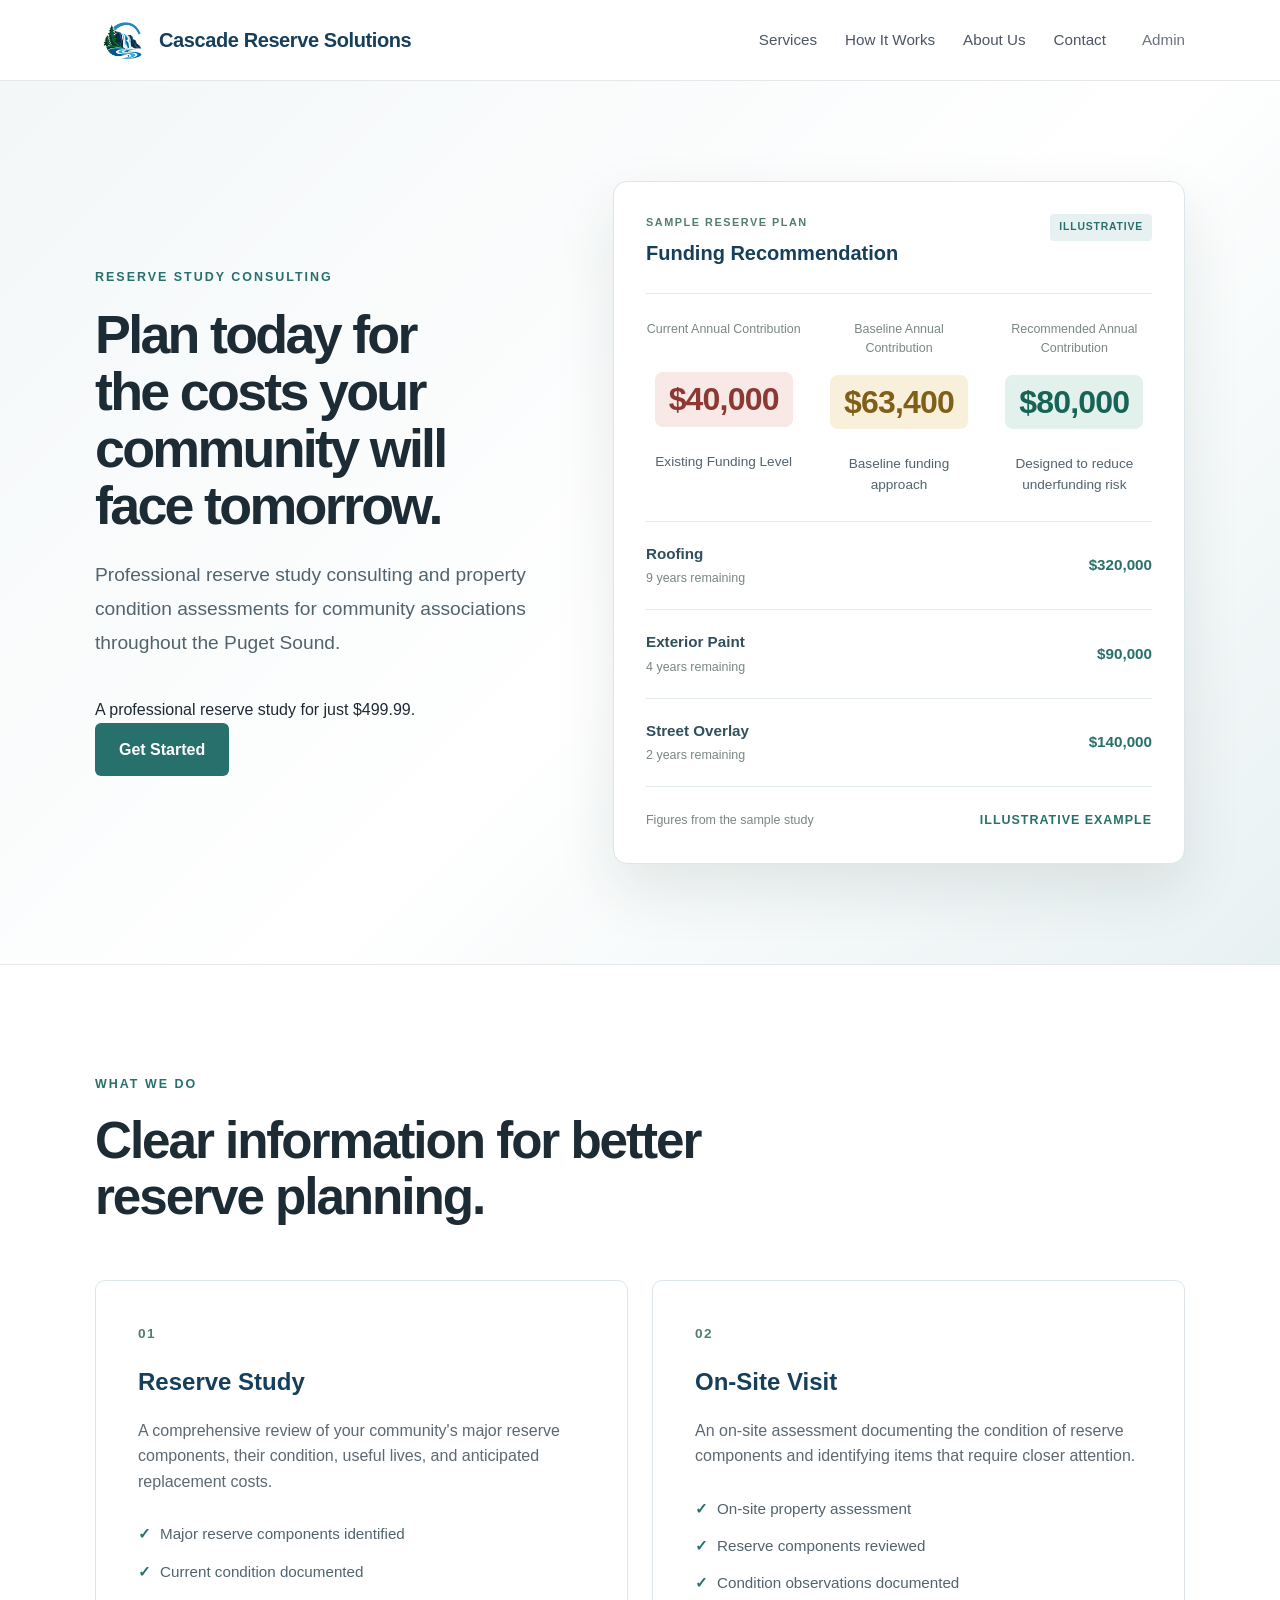
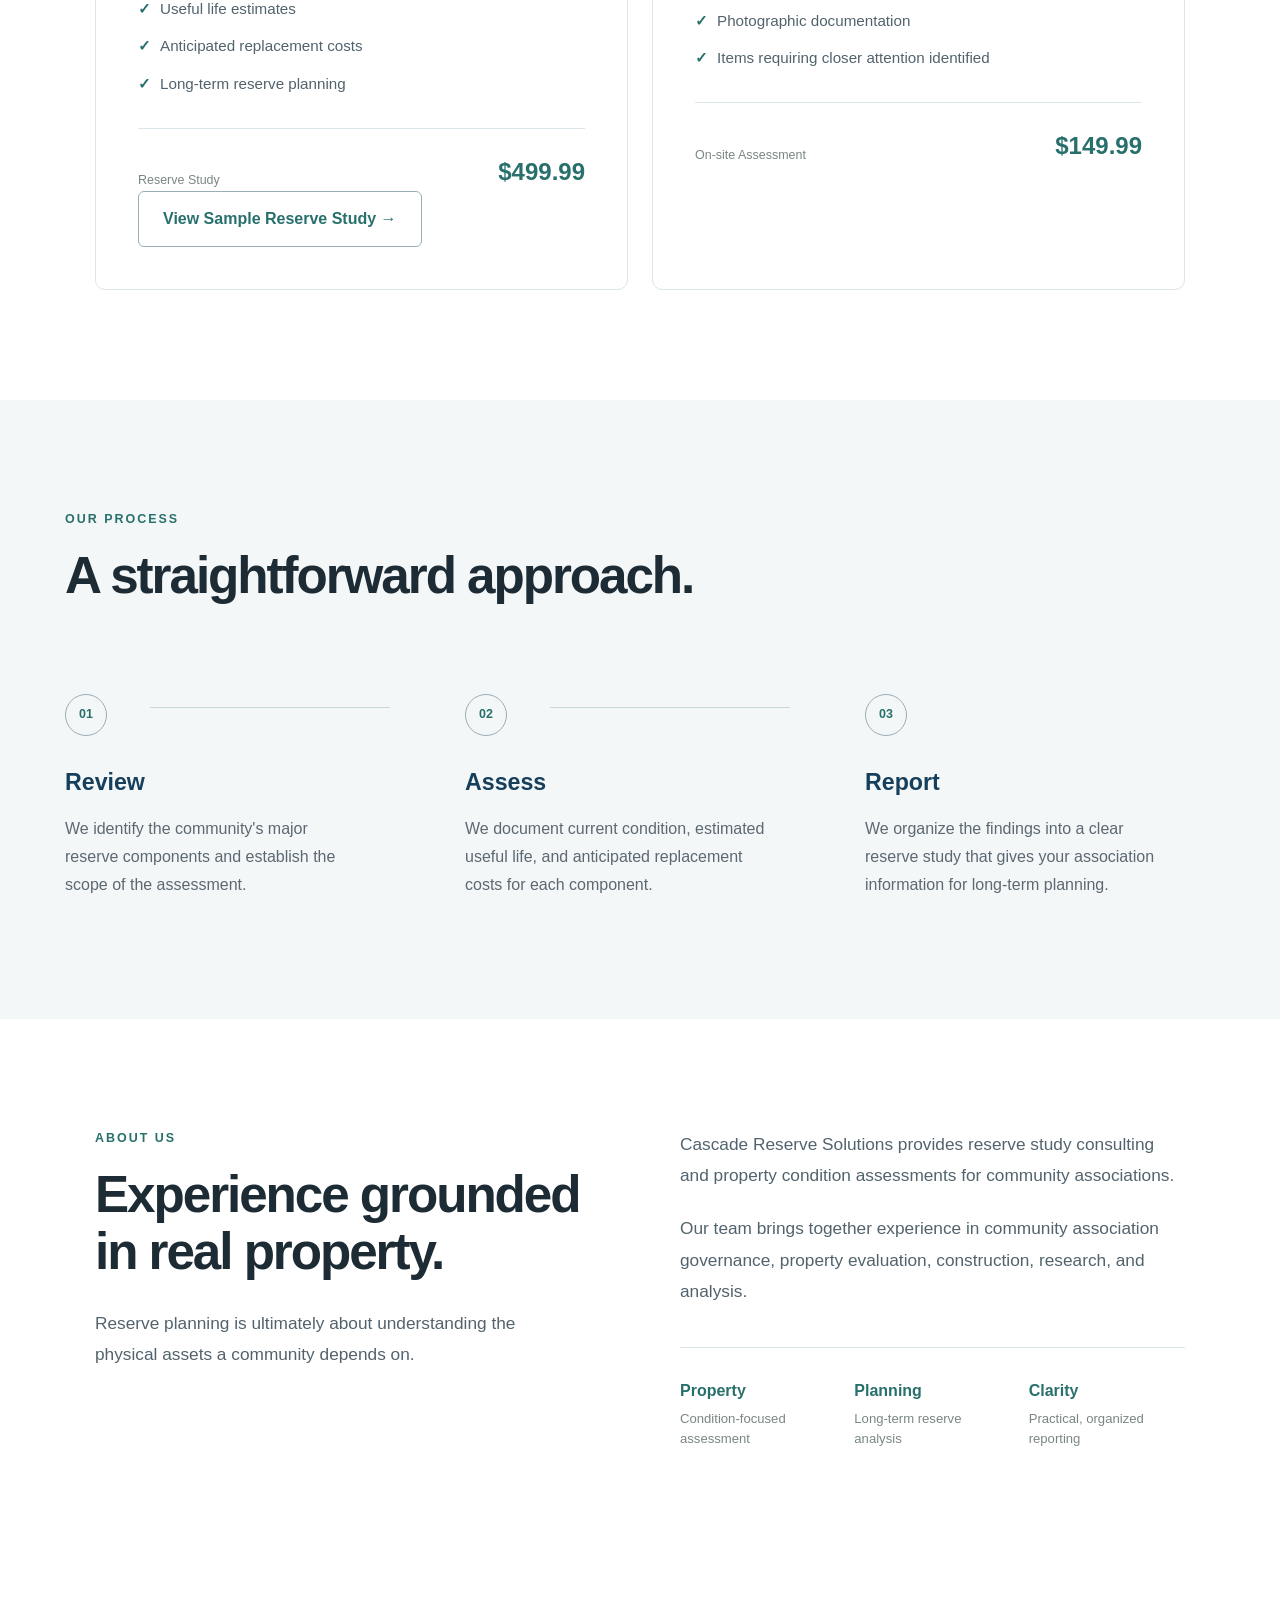
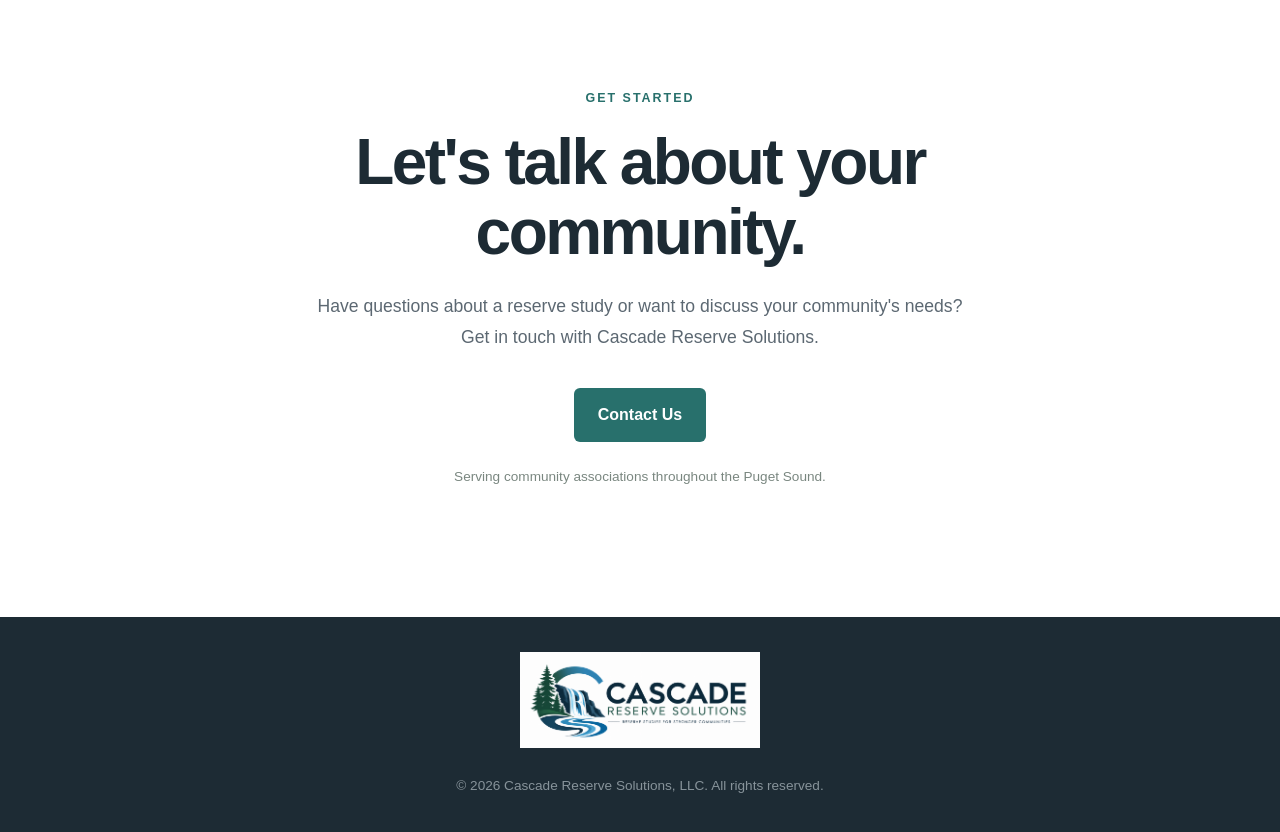
<file: index.html>
<!DOCTYPE html>
<html lang="en">
<head>
    <link rel="stylesheet" href="style.css">
    <meta charset="UTF-8">
    <meta name="viewport" content="width=device-width, initial-scale=1.0">
    <title>Cascade Reserve Solutions</title>
    <meta name="description" content="Professional reserve study consulting and property condition assessments for community associations throughout the Puget Sound.">

    <style>
        /* Three funding figures remain balanced on desktop and adapt on smaller screens. */
        .funding-summary {
            display: grid;
            grid-template-columns: repeat(3, minmax(0, 1fr));
            gap: 20px;
            text-align: center;
            align-items: start;
        }

        .funding-summary > div {
            display: flex;
            flex-direction: column;
            align-items: center;
            min-width: 0;
        }

        .funding-summary span {
            display: block;
            min-height: 2.8em;
        }

        .funding-summary strong {
            display: block;
            font-size: 2rem;
            line-height: 1.2;
            margin: 12px 0;
        }

        .funding-summary small {
            display: block;
            line-height: 1.5;
        }

        .component-lifespan {
            display: block;
        }

        /* Small Admin link styled to blend into the existing navigation. */
        .nav-links .admin-link {
            margin-left: 8px;
            font-size: inherit;
            font-family: inherit;
            font-weight: inherit;
            color: inherit;
            text-decoration: none;
            opacity: 0.82;
        }

        .nav-links .admin-link:hover,
        .nav-links .admin-link:focus-visible {
            opacity: 1;
            text-decoration: underline;
            text-underline-offset: 4px;
        }

        @media (max-width: 700px) {
            .funding-summary {
                grid-template-columns: 1fr;
                gap: 18px;
            }

            .funding-summary span {
                min-height: 0;
            }

            .funding-summary strong {
                font-size: 1.75rem;
                margin: 8px 0;
            }
        }

        @media (max-width: 480px) {
            .nav-links .admin-link {
                margin-left: 0;
            }
        }
    </style>
</head>

<body>

    <header>
        <nav>
            <div class="logo">
                <img src="logo-mark.png" alt="Cascade Reserve Solutions">
                <span>Cascade Reserve Solutions</span>
            </div>

            <div class="nav-links">
                <a href="#services">Services</a>
                <a href="#process">How It Works</a>
                <a href="#about">About Us</a>
                <a href="#contact">Contact</a>
                <a href="#" class="admin-link" id="adminLink">Admin</a>
            </div>
        </nav>
    </header>

    <main>

        <section class="hero">
            <div class="hero-content">

                <div class="hero-copy">
                    <p class="eyebrow">RESERVE STUDY CONSULTING</p>

                    <h1>Plan today for the costs your community will face tomorrow.</h1>

                    <p class="hero-text">
                        Professional reserve study consulting and property condition
                        assessments for community associations throughout the Puget Sound.
                    </p>

                    <p class="price-callout">A professional reserve study for just $499.99.</p>

                    <div class="hero-buttons">
                        <a href="#contact" class="button primary">Get Started</a>
                    </div>
                </div>

                <div class="reserve-dashboard">
                    <div class="dashboard-header">
                        <div>
                            <span class="dashboard-label">SAMPLE RESERVE PLAN</span>
                            <h3>Funding Recommendation</h3>
                        </div>

                        <span class="status">ILLUSTRATIVE</span>
                    </div>

                    <div class="dashboard-summary funding-summary">
                        <div class="current-funding">
                            <span>Current Annual Contribution</span>
                            <strong>$40,000</strong>
                            <small>Existing Funding Level</small>
                        </div>

                        <div class="baseline-funding">
                            <span>Baseline Annual Contribution</span>
                            <strong>$63,400</strong>
                            <small>Baseline funding approach</small>
                        </div>

                        <div class="recommended-funding">
                            <span>Recommended Annual Contribution</span>
                            <strong>$80,000</strong>
                            <small>Designed to reduce underfunding risk</small>
                        </div>
                    </div>

                    <div class="component-list">
                        <div class="component">
                            <div>
                                <strong>Roofing</strong>
                                <span class="component-lifespan">9 years remaining</span>
                            </div>

                            <strong>$320,000</strong>
                        </div>

                        <div class="component">
                            <div>
                                <strong>Exterior Paint</strong>
                                <span class="component-lifespan">4 years remaining</span>
                            </div>

                            <strong>$90,000</strong>
                        </div>

                        <div class="component">
                            <div>
                                <strong>Street Overlay</strong>
                                <span class="component-lifespan">2 years remaining</span>
                            </div>

                            <strong>$140,000</strong>
                        </div>
                    </div>

                    <div class="dashboard-footer">
                        <span>Figures from the sample study</span>
                        <strong>ILLUSTRATIVE EXAMPLE</strong>
                    </div>
                </div>

            </div>
        </section>

        <section id="services" class="section">
            <div class="section-heading">
                <p class="eyebrow">WHAT WE DO</p>
                <h2>Clear information for better reserve planning.</h2>
            </div>

            <div class="cards">

                <div class="card featured-card">
                    <div class="card-number">01</div>

                    <h3>Reserve Study</h3>

                    <p>
                        A comprehensive review of your community's major reserve
                        components, their condition, useful lives, and anticipated
                        replacement costs.
                    </p>

                    <ul class="service-list">
                        <li>Major reserve components identified</li>
                        <li>Current condition documented</li>
                        <li>Useful life estimates</li>
                        <li>Anticipated replacement costs</li>
                        <li>Long-term reserve planning</li>
                    </ul>

                    <div class="card-bottom">
                        <span>Reserve Study</span>
                        <strong>$499.99</strong>
                    </div>

                    <p class="sample-study-link">
                        <a
                            href="Cascade_Reserve_Solutions_Sample_Reserve_Study_Web_Ready.pdf"
                            class="button secondary"
                            target="_blank"
                            rel="noopener noreferrer">
                            View Sample Reserve Study →
                        </a>
                    </p>
                </div>

                <div class="card">
                    <div class="card-number">02</div>

                    <h3>On-Site Visit</h3>

                    <p>
                        An on-site assessment documenting the condition of
                        reserve components and identifying items that require
                        closer attention.
                    </p>

                    <ul class="service-list">
                        <li>On-site property assessment</li>
                        <li>Reserve components reviewed</li>
                        <li>Condition observations documented</li>
                        <li>Photographic documentation</li>
                        <li>Items requiring closer attention identified</li>
                    </ul>

                    <div class="card-bottom">
                        <span>On-site Assessment</span>
                        <strong>$149.99</strong>
                    </div>
                </div>

            </div>
        </section>

        <section id="process" class="section light">
            <div class="section-heading">
                <p class="eyebrow">OUR PROCESS</p>
                <h2>A straightforward approach.</h2>
            </div>

            <div class="steps">
                <div class="step">
                    <span>01</span>
                    <h3>Review</h3>
                    <p>
                        We identify the community's major reserve components and
                        establish the scope of the assessment.
                    </p>
                </div>

                <div class="step">
                    <span>02</span>
                    <h3>Assess</h3>
                    <p>
                        We document current condition, estimated useful life,
                        and anticipated replacement costs for each component.
                    </p>
                </div>

                <div class="step">
                    <span>03</span>
                    <h3>Report</h3>
                    <p>
                        We organize the findings into a clear reserve study
                        that gives your association information for long-term planning.
                    </p>
                </div>
            </div>
        </section>

        <section id="about" class="section">
            <div class="about-content">

                <div class="about-intro">
                    <p class="eyebrow">ABOUT US</p>
                    <h2>Experience grounded in real property.</h2>

                    <p class="about-lead">
                        Reserve planning is ultimately about understanding
                        the physical assets a community depends on.
                    </p>
                </div>

                <div class="about-details">
                    <p>
                        Cascade Reserve Solutions provides reserve study consulting
                        and property condition assessments for community associations.
                    </p>

                    <p>
                        Our team brings together experience in community association
                        governance, property evaluation, construction, research,
                        and analysis.
                    </p>

                    <div class="about-highlights">
                        <div class="highlight">
                            <strong>Property</strong>
                            <span>Condition-focused assessment</span>
                        </div>

                        <div class="highlight">
                            <strong>Planning</strong>
                            <span>Long-term reserve analysis</span>
                        </div>

                        <div class="highlight">
                            <strong>Clarity</strong>
                            <span>Practical, organized reporting</span>
                        </div>
                    </div>
                </div>

            </div>
        </section>

        <section id="contact" class="section contact">
            <div class="contact-content">
                <p class="eyebrow">GET STARTED</p>
                <h2>Let's talk about your community.</h2>

                <p class="contact-text">
                    Have questions about a reserve study or want to discuss
                    your community's needs? Get in touch with Cascade Reserve Solutions.
                </p>

                <div class="contact-actions">
                    <a href="contact.html" class="button primary">Contact Us</a>

                    <span class="contact-note">
                        Serving community associations throughout the Puget Sound.
                    </span>
                </div>
            </div>
        </section>

    </main>

    <footer>
        <img src="logo-full.png" alt="Cascade Reserve Solutions" class="footer-logo">
        <p>&copy; 2026 Cascade Reserve Solutions, LLC. All rights reserved.</p>
    </footer>

    <script>
        /*
         * Basic convenience gate only. This is not secure authentication.
         * The questionnaire page itself remains unchanged.
         */
        (function () {
            const adminLink = document.getElementById("adminLink");

            adminLink.addEventListener("click", function (event) {
                event.preventDefault();

                const password = window.prompt("Enter the admin password:");

                if (password === null) {
                    return;
                }

                if (password === "Pepper") {
                    window.location.href = "questionnaire.html";
                } else {
                    window.alert("Incorrect password.");
                }
            });
        })();
    </script>

</body>
</html>
</file>
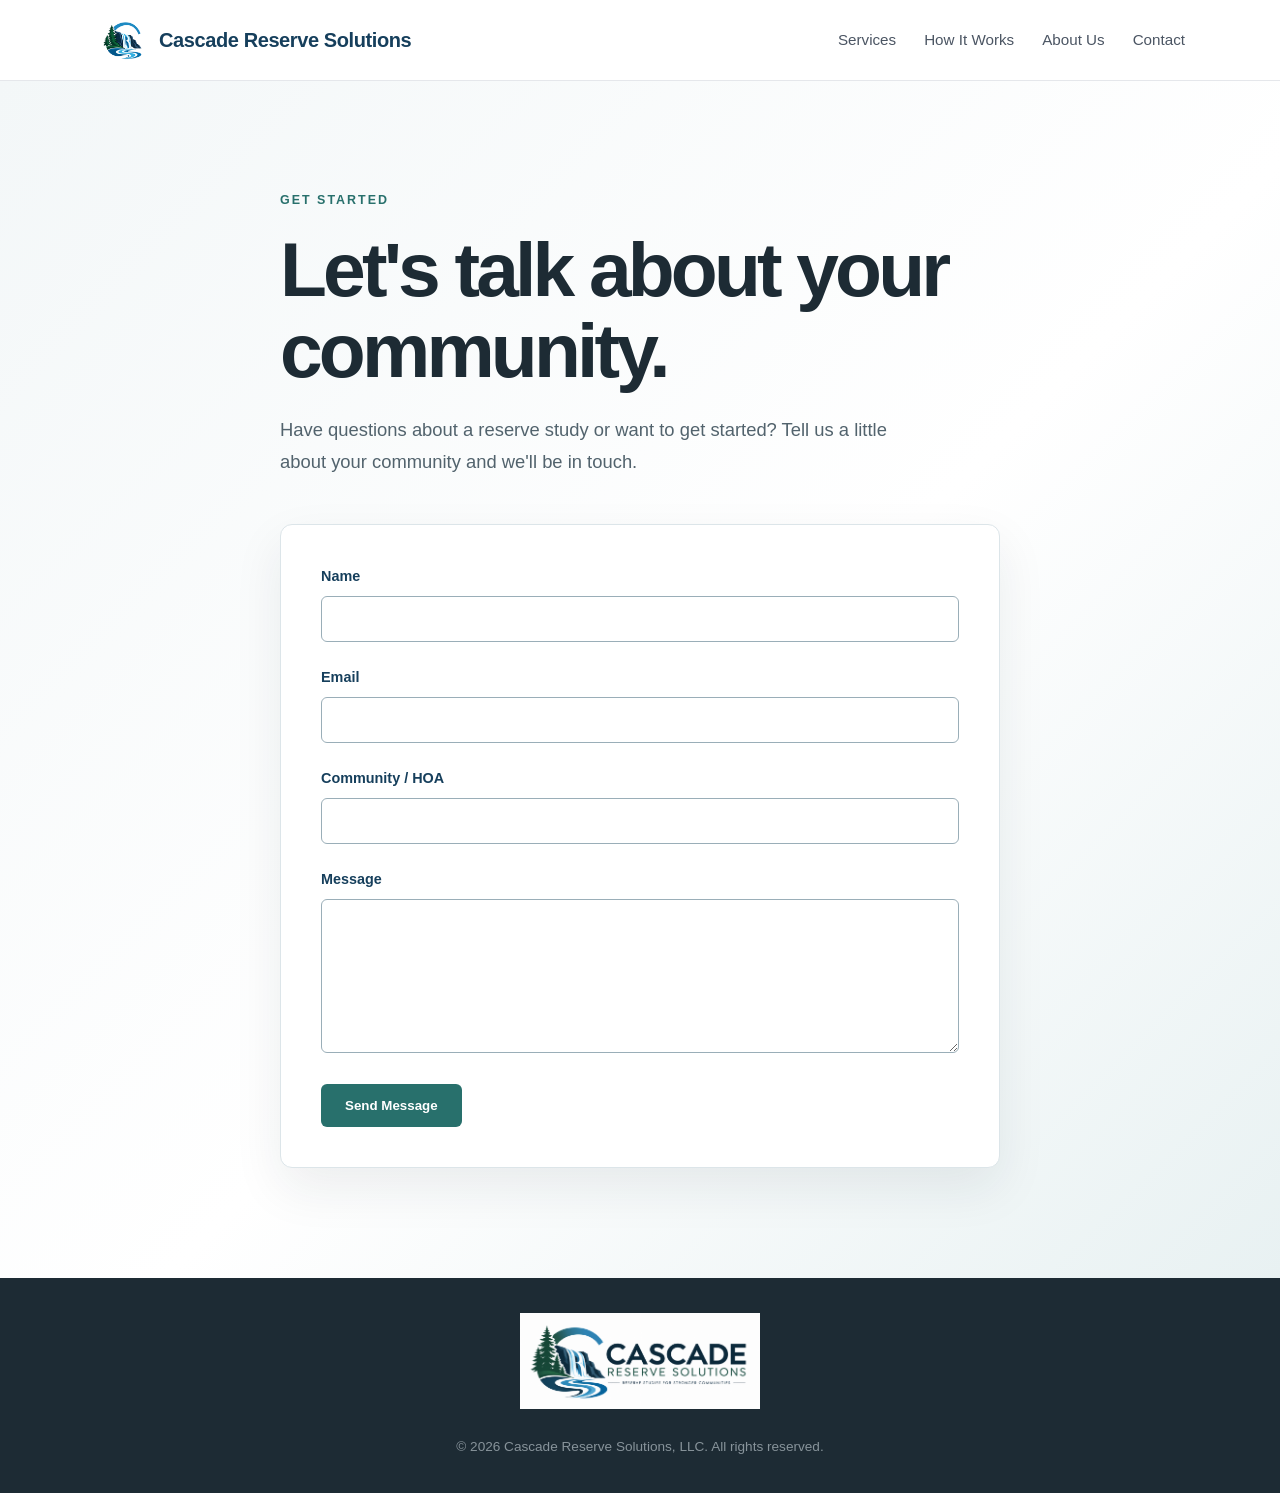
<file: contact.html>
<!DOCTYPE html>
<html lang="en">

<head>
    <link rel="stylesheet" href="style.css">
    <meta charset="UTF-8">
    <meta name="viewport" content="width=device-width, initial-scale=1.0">
    <title>Contact | Cascade Reserve Solutions</title>
    <meta name="description" content="Contact Cascade Reserve Solutions about reserve study consulting and property condition assessments.">
</head>

<body>

    <header>
        <nav>
            <div class="logo">
                <img src="logo-mark.png" alt="Cascade Reserve Solutions">
                <span>Cascade Reserve Solutions</span>
            </div>

            <div class="nav-links">
                <a href="index.html#services">Services</a>
                <a href="index.html#process">How It Works</a>
                <a href="index.html#about">About Us</a>
                <a href="index.html#contact">Contact</a>
            </div>
        </nav>
    </header>

    <main>

        <section class="contact-page">

            <div class="contact-page-content">

                <p class="eyebrow">GET STARTED</p>

                <h1>Let's talk about your community.</h1>

                <p class="contact-page-intro">
                    Have questions about a reserve study or want to get started?
                    Tell us a little about your community and we'll be in touch.
                </p>

                <form class="contact-form"
                    id="contact-form"
                      action="https://formspree.io/f/xyezdvgv"
                      method="POST">

                    <div class="form-group">
                        <label for="name">Name</label>
                        <input type="text" id="name" name="name" required>
                    </div>

                    <div class="form-group">
                        <label for="email">Email</label>
                        <input type="email" id="email" name="email" required>
                    </div>

                    <div class="form-group">
                        <label for="community">Community / HOA</label>
                        <input type="text" id="community" name="community">
                    </div>

                    <div class="form-group">
                        <label for="message">Message</label>
                        <textarea id="message" name="message" rows="7" required></textarea>
                    </div>

                    <button type="submit" class="button primary">
                        Send Message
                    </button>

                </form>

            </div>

        </section>

    </main>

    <footer>

        <img src="logo-full.png"
             alt="Cascade Reserve Solutions"
             class="footer-logo">

        <p>&copy; 2026 Cascade Reserve Solutions, LLC. All rights reserved.</p>

    </footer>


<script>
    const form = document.getElementById("contact-form");

    form.addEventListener("submit", async function (event) {
        event.preventDefault();

        const submitButton = form.querySelector("button[type='submit']");
        submitButton.disabled = true;
        submitButton.textContent = "Sending...";

        try {
            const response = await fetch(form.action, {
                method: "POST",
                body: new FormData(form),
                headers: {
                    "Accept": "application/json"
                }
            });

            if (response.ok) {
                document.querySelector(".contact-page-content").innerHTML = `
                    <div class="thank-you-message">
                        <p class="eyebrow">THANK YOU</p>

                        <h1>We've received your message.</h1>

                        <p class="contact-page-intro">
                            Thanks for reaching out to Cascade Reserve Solutions.
                            We'll review your request and get back to you shortly.
                        </p>

                        <p class="return-message">
                            Returning you to the homepage...
                        </p>
                    </div>
                `;

                setTimeout(() => {
                    window.location.href = "/";
                }, 3000);

            } else {
                submitButton.disabled = false;
                submitButton.textContent = "Send Message";
                alert("There was a problem sending your message. Please try again.");
            }

        } catch (error) {
            submitButton.disabled = false;
            submitButton.textContent = "Send Message";
            alert("There was a problem sending your message. Please try again.");
        }
    });
</script>


</body>



</html>
</file>
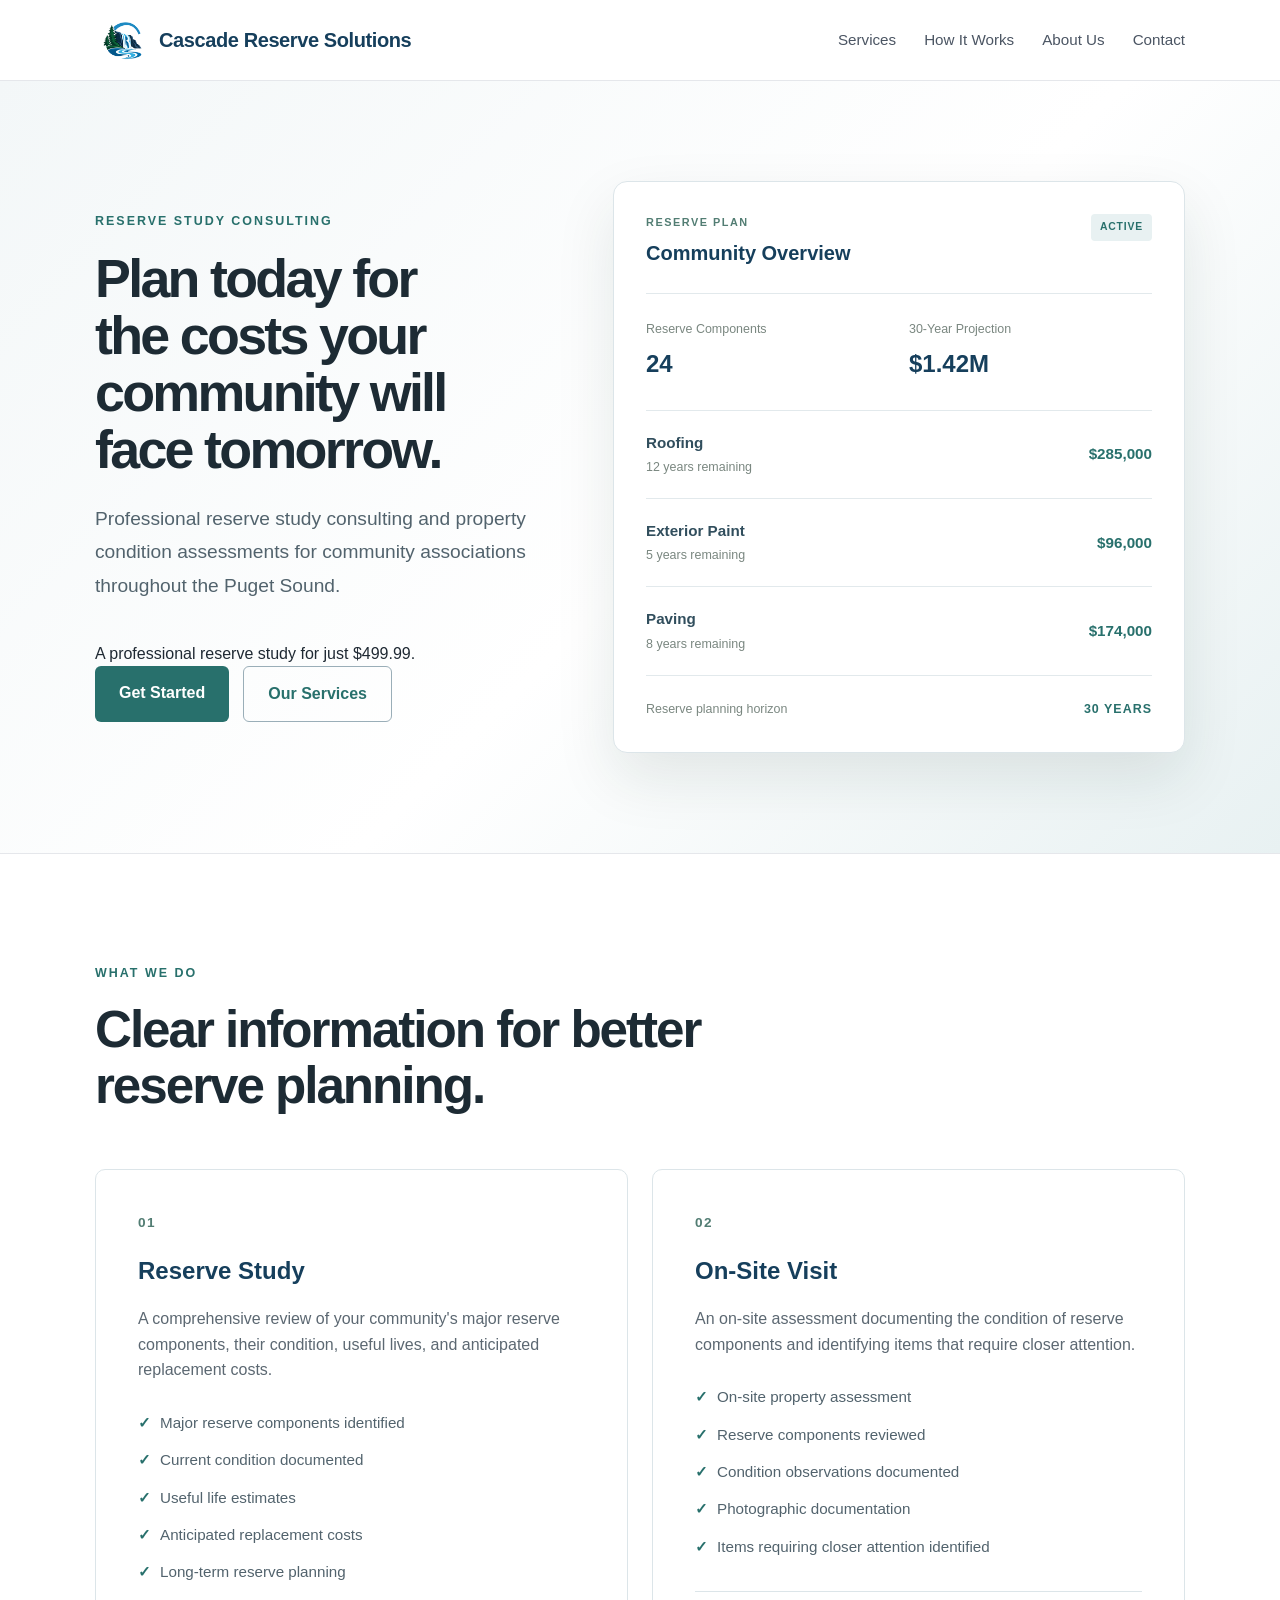
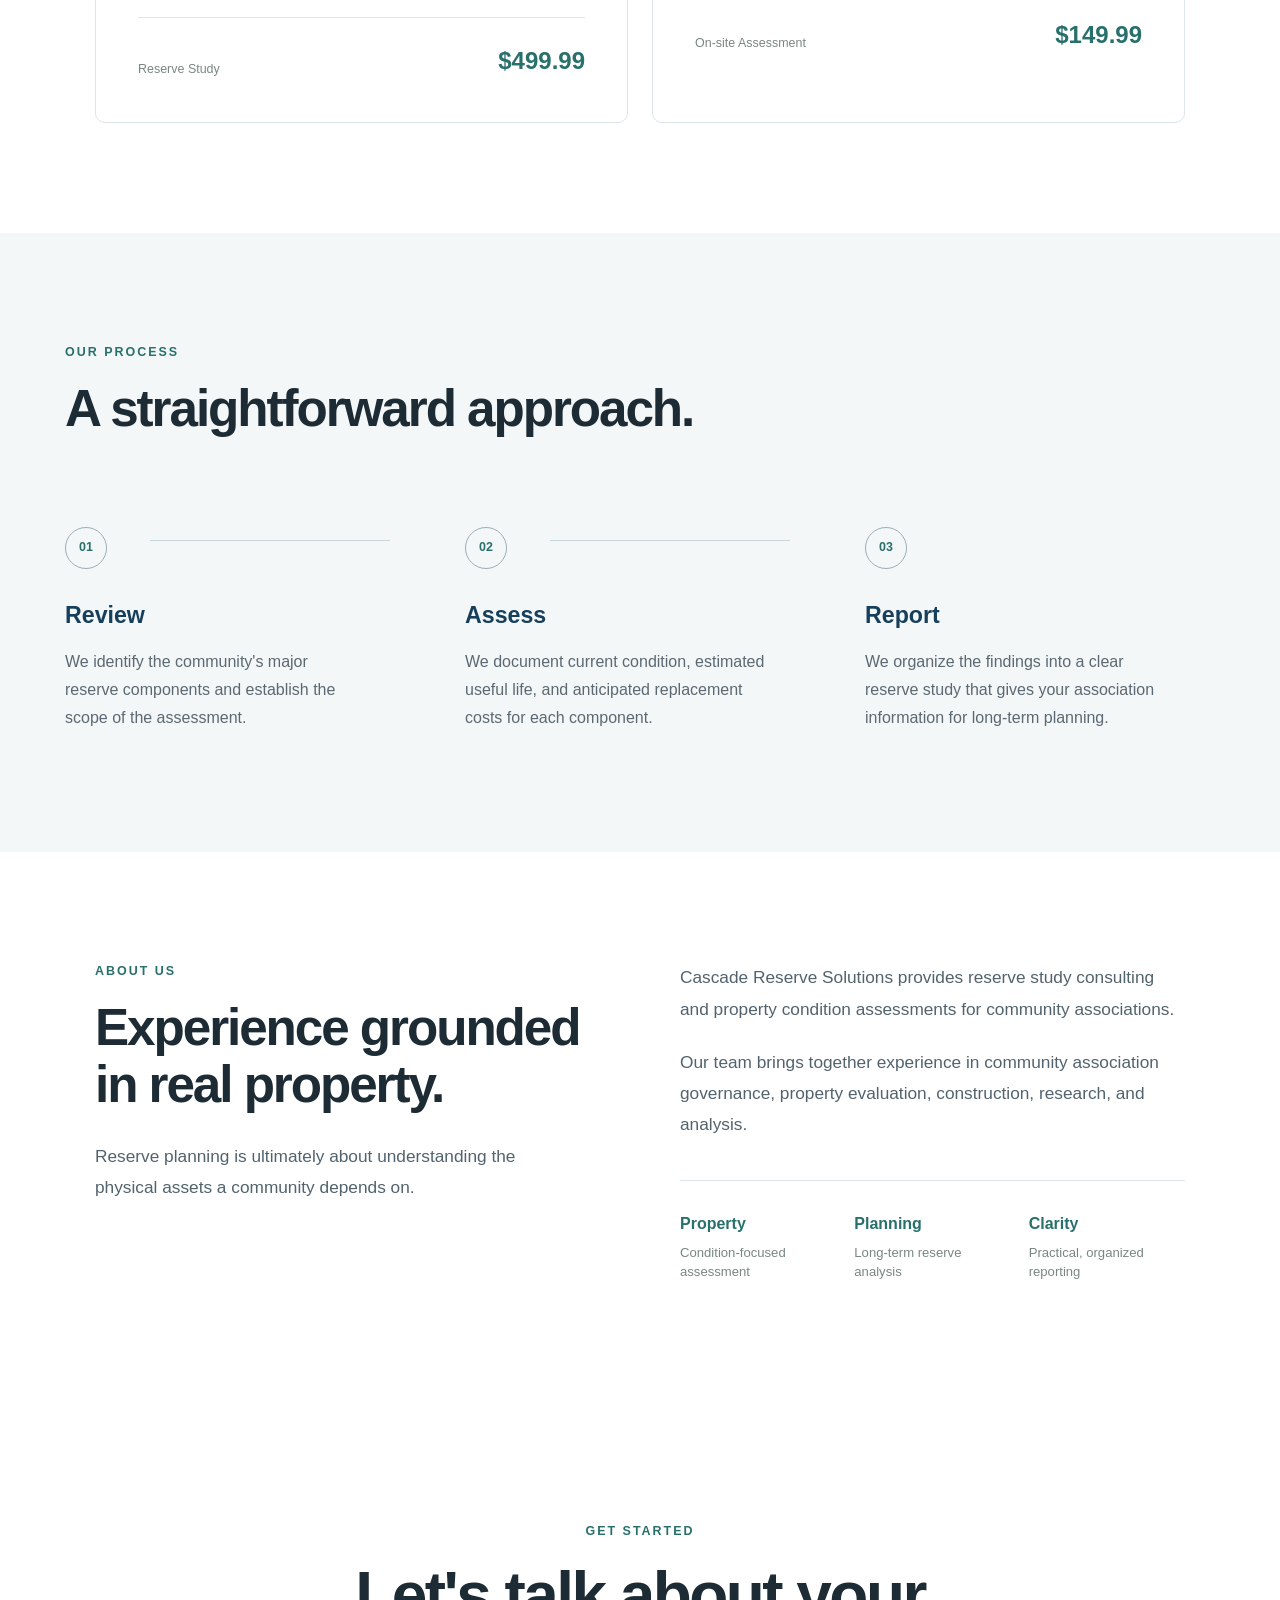
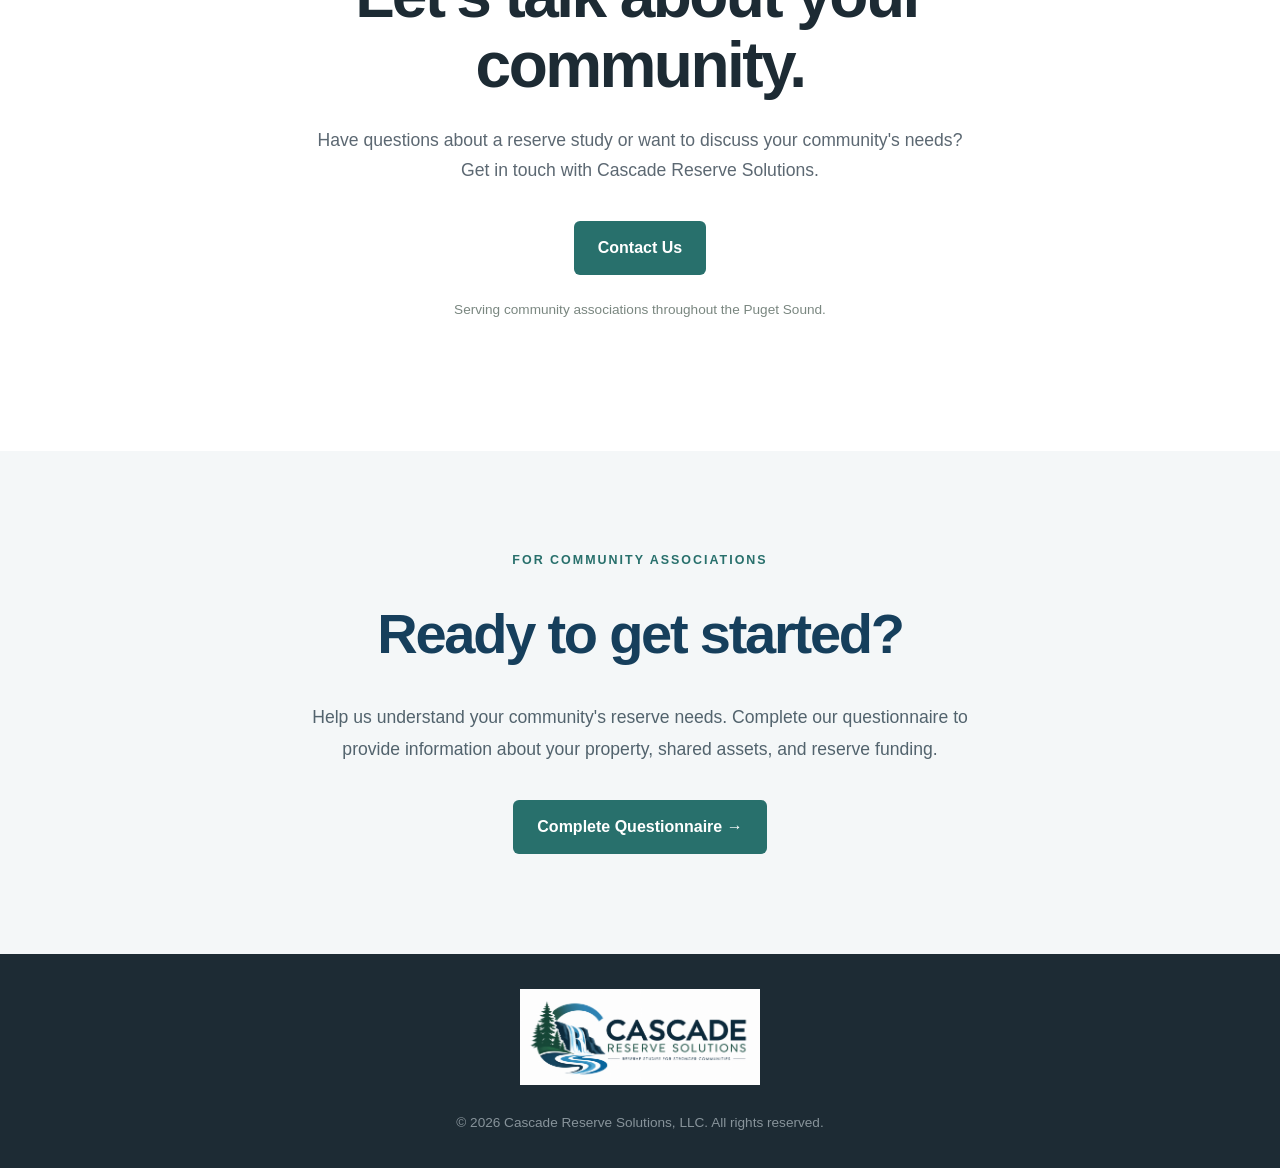
<file: index copy.html>
<!DOCTYPE html>
<html lang="en">
<head>
    <link rel="stylesheet" href="style.css">
    <meta charset="UTF-8">
    <meta name="viewport" content="width=device-width, initial-scale=1.0">
    <title>Cascade Reserve Solutions</title>
    <meta name="description" content="Professional reserve study consulting and property condition assessments for community associations throughout the Puget Sound.">
</head>

<body>

    <header>
        <nav>
            <div class="logo">
                <img src="logo-mark.png" alt="Cascade Reserve Solutions">
                <span>Cascade Reserve Solutions</span>
            </div>

            <div class="nav-links">
                <a href="#services">Services</a>
                <a href="#process">How It Works</a>
                <a href="#about">About Us</a>
                <a href="#contact">Contact</a>
            </div>
        </nav>
    </header>

    <main>

<section class="hero">
    <div class="hero-content">

        <div class="hero-copy">
            <p class="eyebrow">RESERVE STUDY CONSULTING</p>

            <h1>Plan today for the costs your community will face tomorrow.</h1>

        <p class="hero-text">
            Professional reserve study consulting and property condition
            assessments for community associations throughout the Puget Sound.
        </p>

        <p class="price-callout">A professional reserve study for just $499.99.</p>

        <div class="hero-buttons">
                <a href="#contact" class="button primary">Get Started</a>
                <a href="#services" class="button secondary">Our Services</a>
            </div>
        </div>

        <div class="reserve-dashboard">

            <div class="dashboard-header">
                <div>
                    <span class="dashboard-label">RESERVE PLAN</span>
                    <h3>Community Overview</h3>
                </div>

                <span class="status">ACTIVE</span>
            </div>

            <div class="dashboard-summary">
                <div>
                    <span>Reserve Components</span>
                    <strong>24</strong>
                </div>

                <div>
                    <span>30-Year Projection</span>
                    <strong>$1.42M</strong>
                </div>
            </div>

            <div class="component-list">

                <div class="component">
                    <div>
                        <strong>Roofing</strong>
                        <span>12 years remaining</span>
                    </div>

                    <strong>$285,000</strong>
                </div>

                <div class="component">
                    <div>
                        <strong>Exterior Paint</strong>
                        <span>5 years remaining</span>
                    </div>

                    <strong>$96,000</strong>
                </div>

                <div class="component">
                    <div>
                        <strong>Paving</strong>
                        <span>8 years remaining</span>
                    </div>

                    <strong>$174,000</strong>
                </div>

            </div>

            <div class="dashboard-footer">
                <span>Reserve planning horizon</span>
                <strong>30 YEARS</strong>
            </div>

        </div>

    </div>
</section>

<section id="services" class="section">
    <div class="section-heading">
        <p class="eyebrow">WHAT WE DO</p>
        <h2>Clear information for better reserve planning.</h2>
    </div>

    <div class="cards">

        <div class="card featured-card">
            <div class="card-number">01</div>

            <h3>Reserve Study</h3>

            <p>
                A comprehensive review of your community's major reserve
                components, their condition, useful lives, and anticipated
                replacement costs.
            </p>

            <ul class="service-list">
                <li>Major reserve components identified</li>
                <li>Current condition documented</li>
                <li>Useful life estimates</li>
                <li>Anticipated replacement costs</li>
                <li>Long-term reserve planning</li>
            </ul>

            <div class="card-bottom">
                <span>Reserve Study</span>
                <strong>$499.99</strong>
            </div>
        </div>

        <div class="card">
            <div class="card-number">02</div>

            <h3>On-Site Visit</h3>

            <p>
                An on-site assessment documenting the condition of
                reserve components and identifying items that require
                closer attention.
            </p>

            <ul class="service-list">
                <li>On-site property assessment</li>
                <li>Reserve components reviewed</li>
                <li>Condition observations documented</li>
                <li>Photographic documentation</li>
                <li>Items requiring closer attention identified</li>
            </ul>

            <div class="card-bottom">
                <span>On-site Assessment</span>
                <strong>$149.99</strong>
            </div>
        </div>

    </div>
</section>

        <section id="process" class="section light">
    <div class="section-heading">
        <p class="eyebrow">OUR PROCESS</p>
        <h2>A straightforward approach.</h2>
    </div>

    <div class="steps">

        <div class="step">
            <span>01</span>
            <h3>Review</h3>
            <p>
                We identify the community's major reserve components and
                establish the scope of the assessment.
            </p>
        </div>

        <div class="step">
            <span>02</span>
            <h3>Assess</h3>
            <p>
                We document current condition, estimated useful life,
                and anticipated replacement costs for each component.
            </p>
        </div>

        <div class="step">
            <span>03</span>
            <h3>Report</h3>
            <p>
                We organize the findings into a clear reserve study
                that gives your association information for long-term planning.
            </p>
        </div>

    </div>
</section>

        <section id="about" class="section">
    <div class="about-content">

        <div class="about-intro">
            <p class="eyebrow">ABOUT US</p>

            <h2>Experience grounded in real property.</h2>

            <p class="about-lead">
                Reserve planning is ultimately about understanding
                the physical assets a community depends on.
            </p>
        </div>

        <div class="about-details">

            <p>
                Cascade Reserve Solutions provides reserve study consulting
                and property condition assessments for community associations.
            </p>

            <p>
                Our team brings together experience in community association
                governance, property evaluation, construction, research,
                and analysis.
            </p>

            <div class="about-highlights">

                <div class="highlight">
                    <strong>Property</strong>
                    <span>Condition-focused assessment</span>
                </div>

                <div class="highlight">
                    <strong>Planning</strong>
                    <span>Long-term reserve analysis</span>
                </div>

                <div class="highlight">
                    <strong>Clarity</strong>
                    <span>Practical, organized reporting</span>
                </div>

            </div>

        </div>

    </div>
</section>



<section id="contact" class="section contact">
    <div class="contact-content">

        <p class="eyebrow">GET STARTED</p>

        <h2>Let's talk about your community.</h2>

        <p class="contact-text">
            Have questions about a reserve study or want to discuss
            your community's needs? Get in touch with Cascade Reserve Solutions.
        </p>

        <div class="contact-actions">
            <a href="contact.html" class="button primary">Contact Us</a>
            </a>

            <span class="contact-note">
                Serving community associations throughout the Puget Sound.
            </span>
        </div>

    </div>
</section>

    </main>

<section class="questionnaire-cta">
    <div class="questionnaire-cta-content">

        <p class="eyebrow">FOR COMMUNITY ASSOCIATIONS</p>

        <h2>Ready to get started?</h2>

        <p>
            Help us understand your community's reserve needs.
            Complete our questionnaire to provide information
            about your property, shared assets, and reserve funding.
        </p>

        <a href="questionnaire.html" class="button primary">
            Complete Questionnaire →
        </a>

    </div>
</section>
    

    <footer>
        <img src="logo-full.png" alt="Cascade Reserve Solutions" class="footer-logo">

        <p>&copy; 2026 Cascade Reserve Solutions, LLC. All rights reserved.</p>
    </footer>

</body>
</html>
</file>
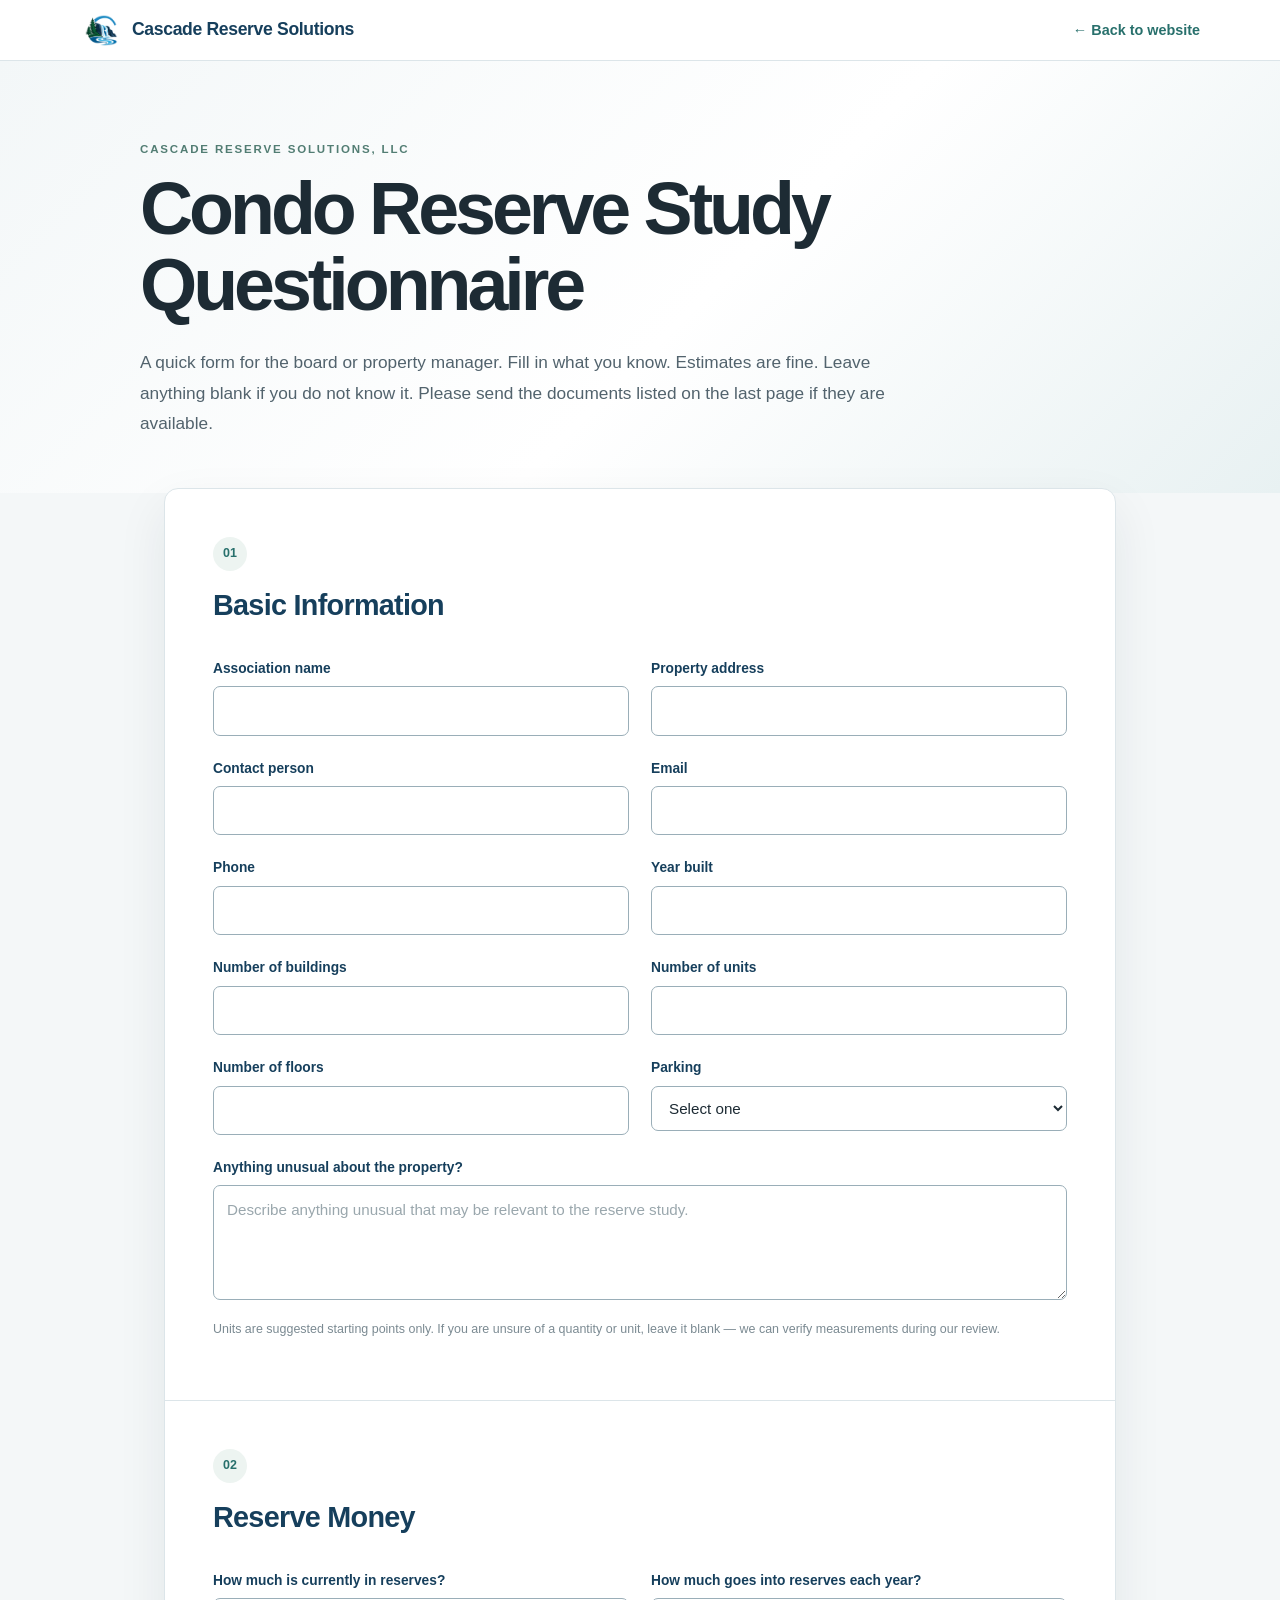
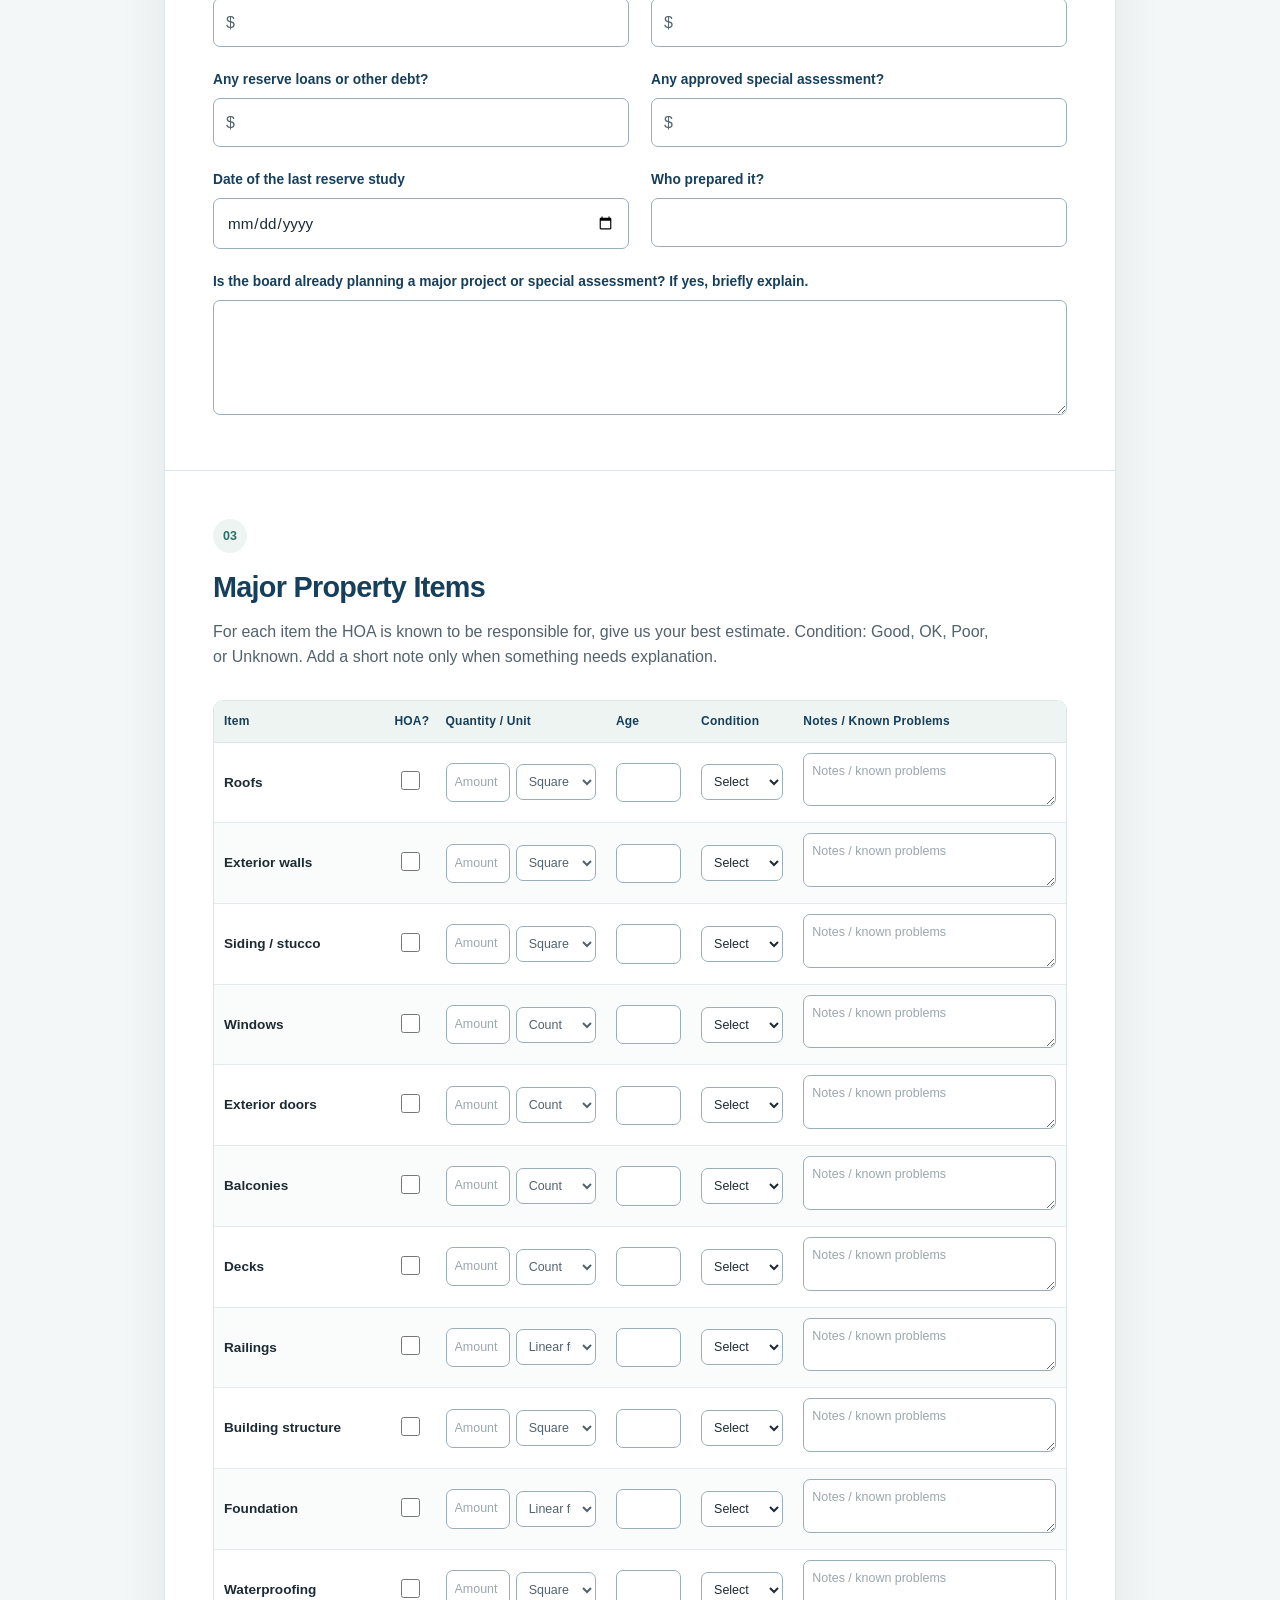
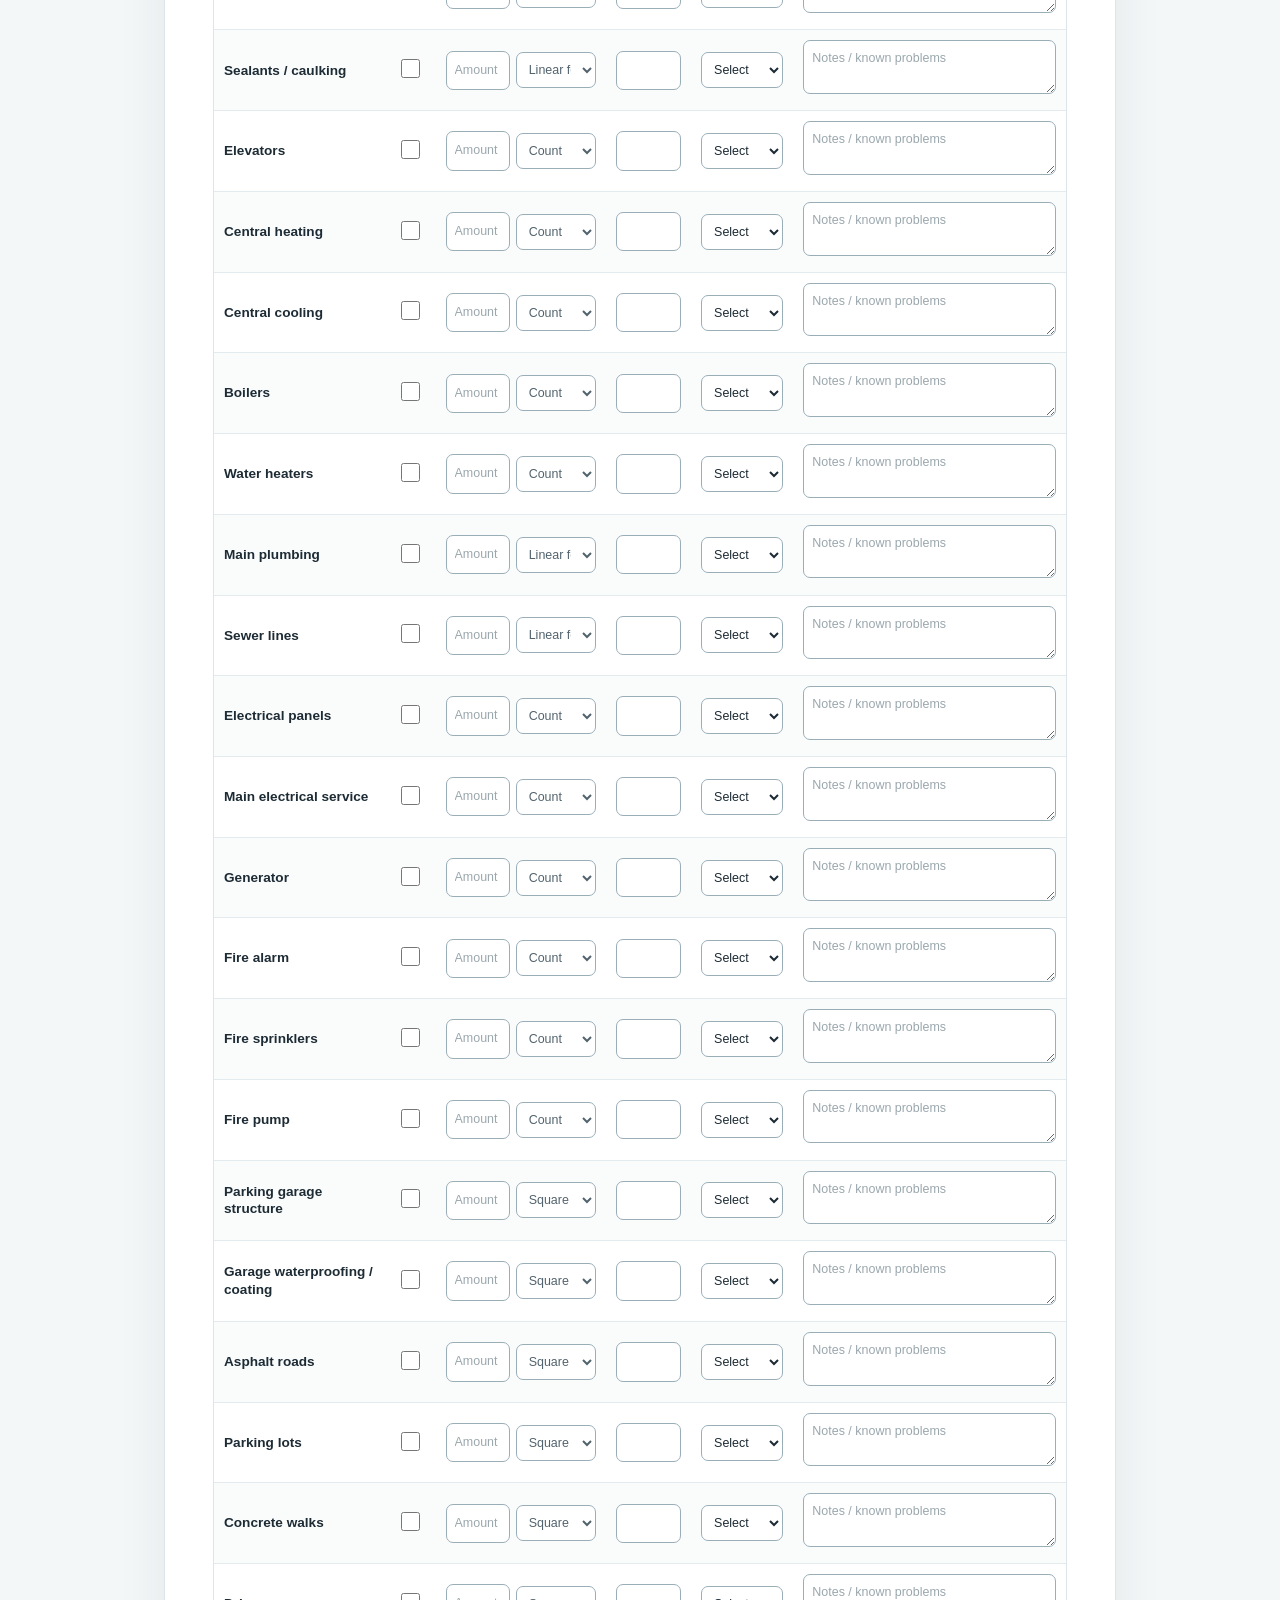
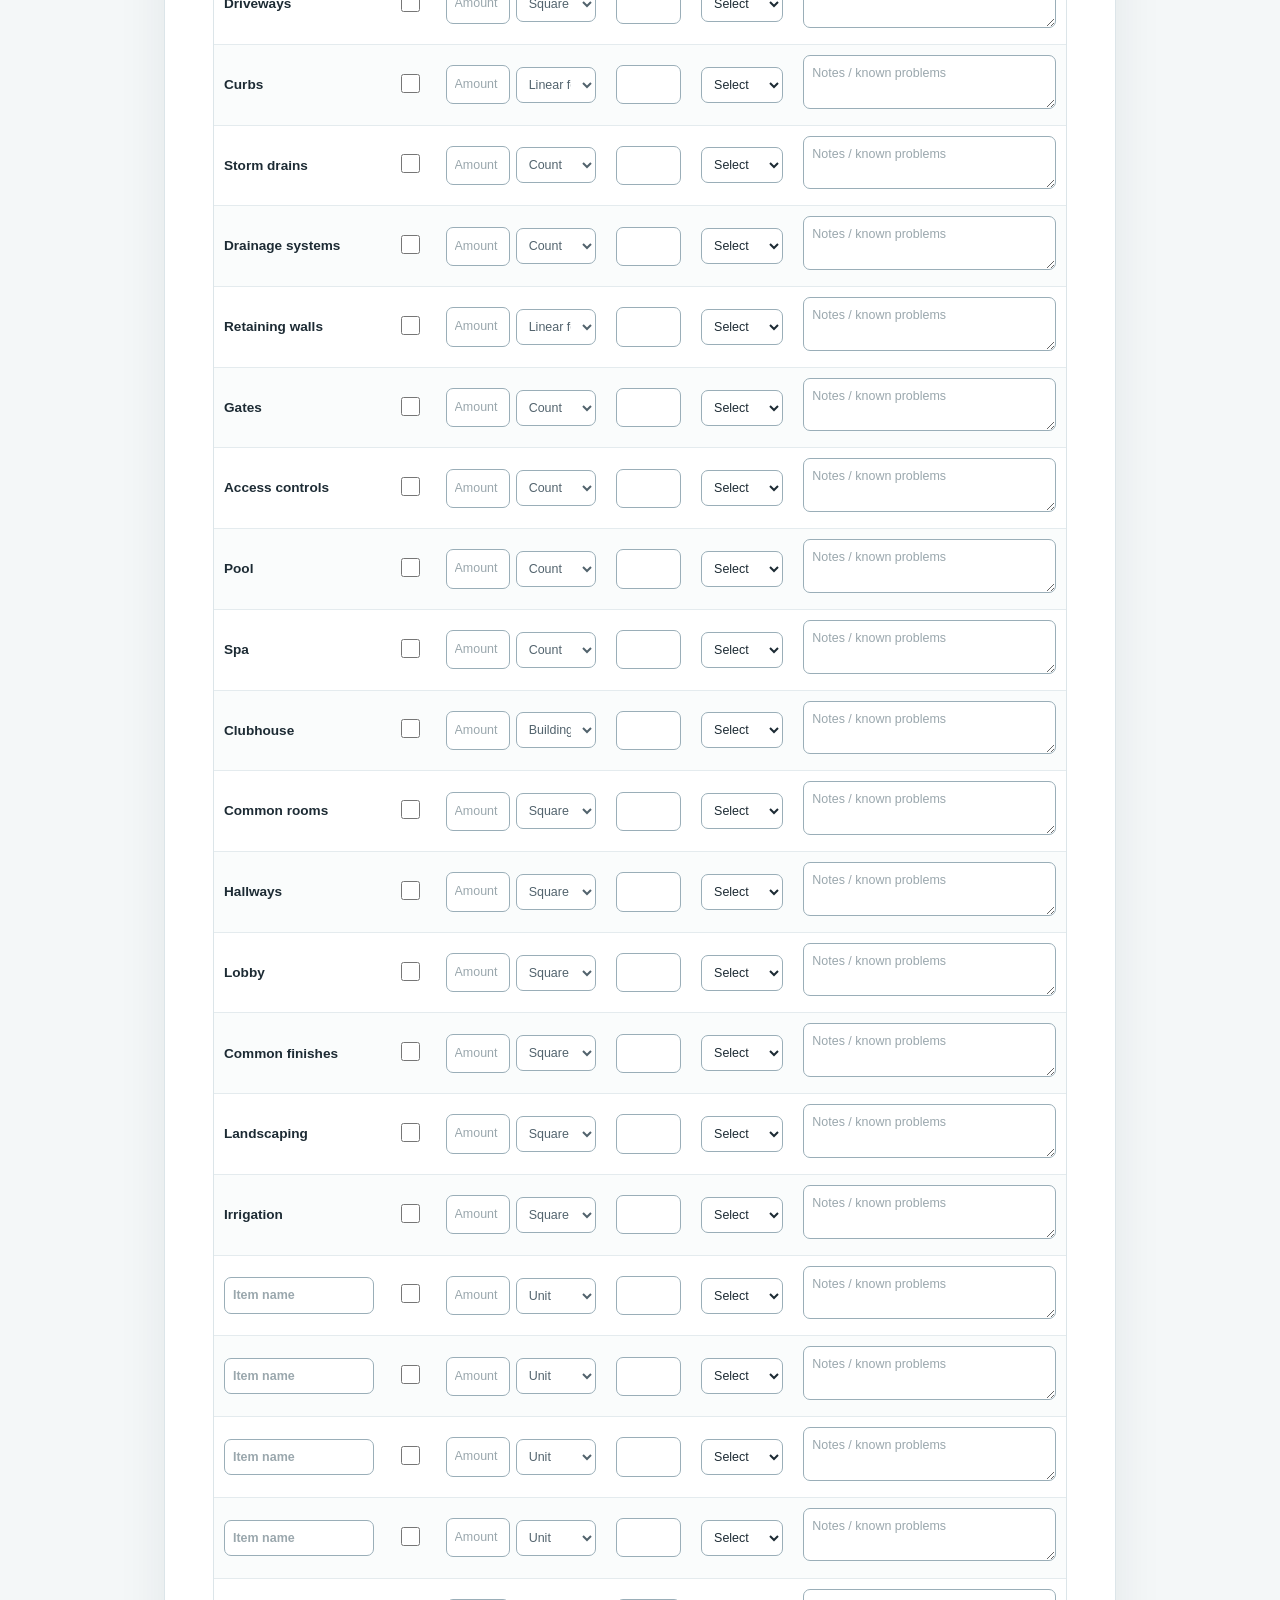
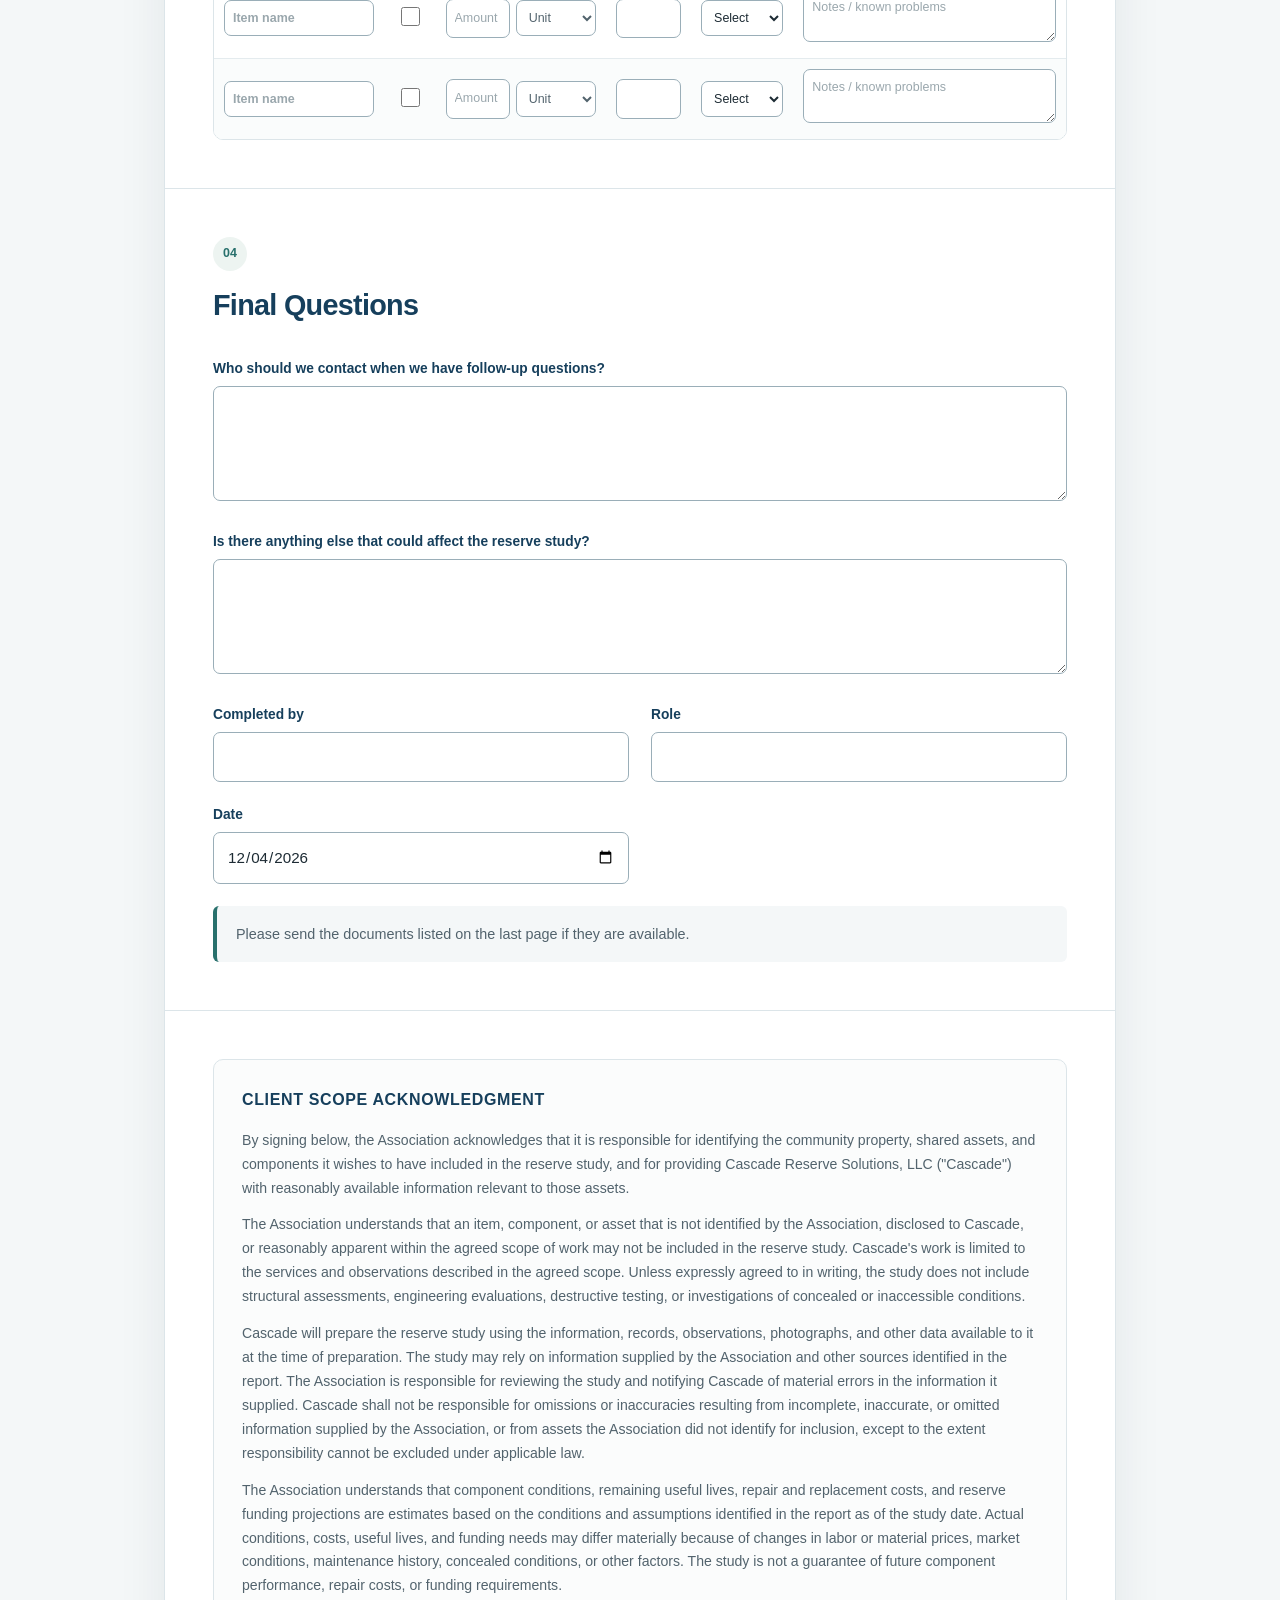
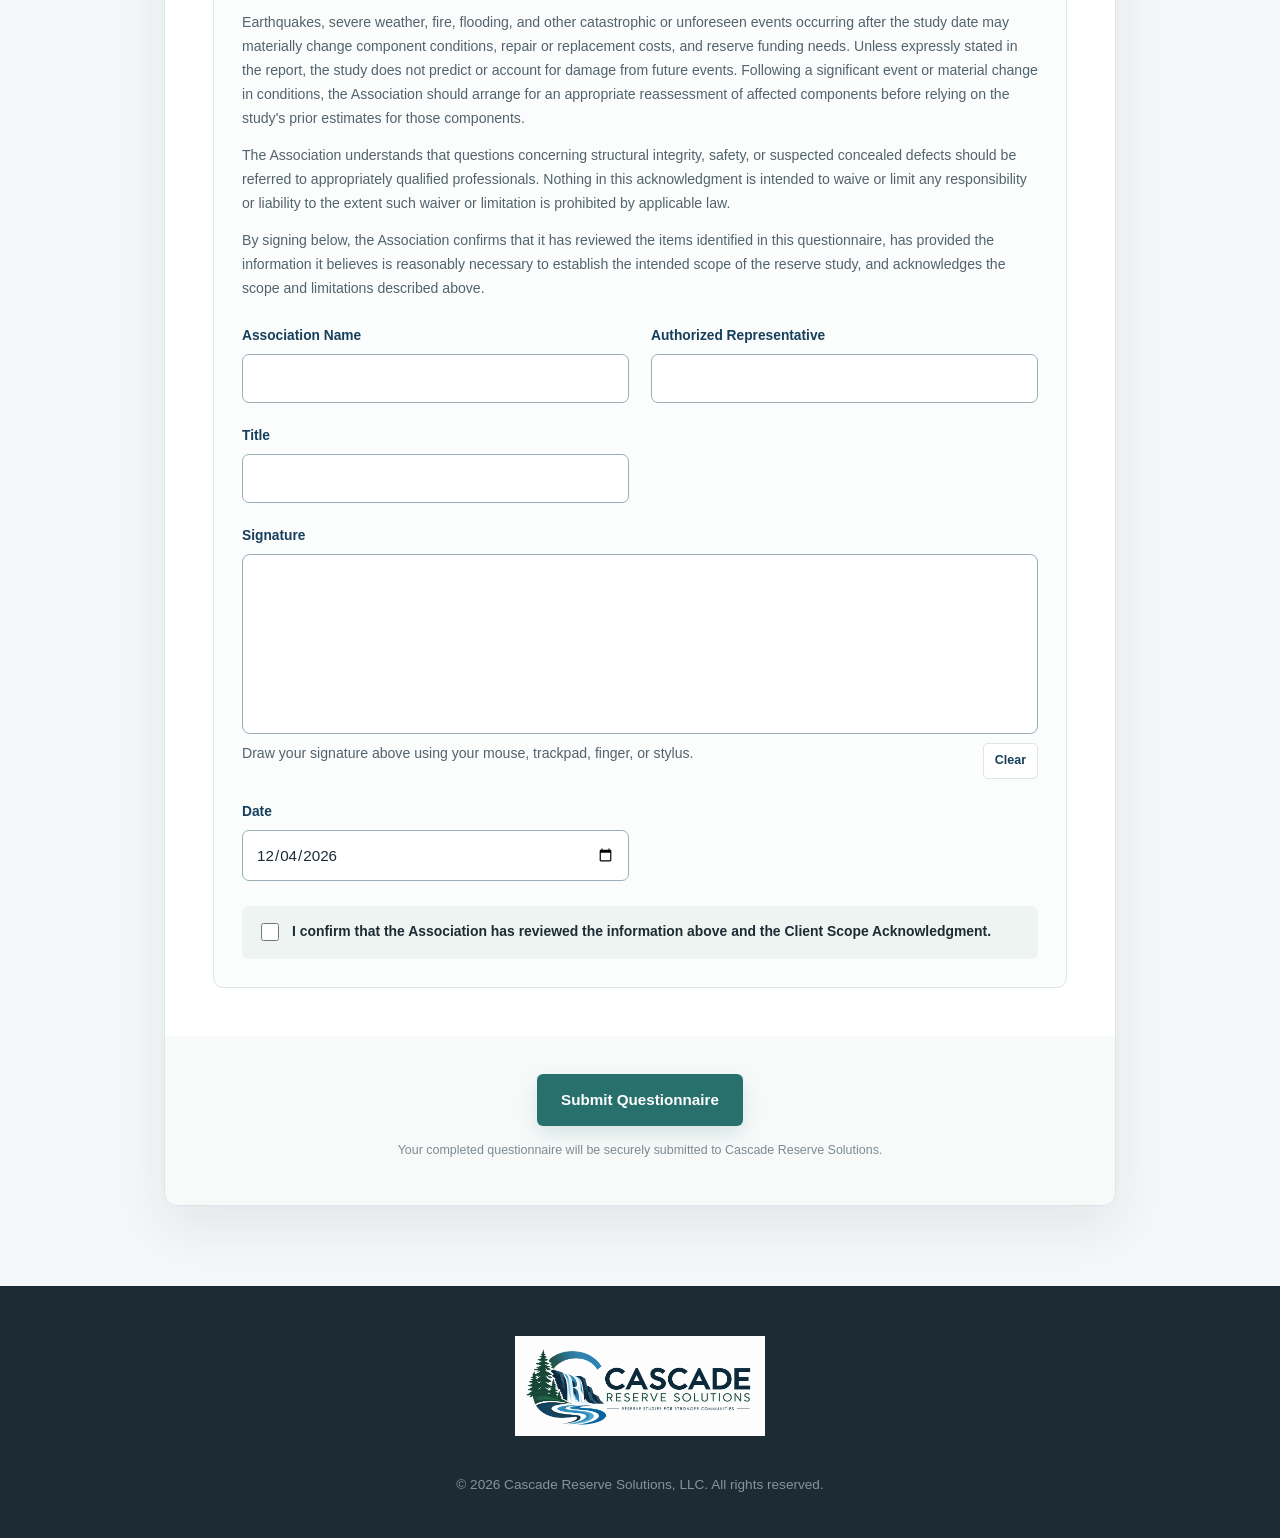
<file: questionnaire.html>
<!DOCTYPE html>
<html lang="en">
<head>
    <meta charset="UTF-8">
    <meta name="viewport" content="width=device-width, initial-scale=1.0">
    <title>Condo Reserve Study Questionnaire | Cascade Reserve Solutions</title>
    <meta name="description" content="Condo reserve study questionnaire for boards and property managers from Cascade Reserve Solutions.">
    <link rel="icon" href="logo-mark.png">

    <style>
        :root {
            --blue: #163F5C;
            --teal: #28706C;
            --evergreen: #527D73;
            --mist: #F4F7F8;
            --slate: #1D2B34;
            --blue-gray: #DCE5E9;
            --white: #FFFFFF;
            --muted: #52636D;
            --line: #C9D6DB;
            --soft-teal: #EDF4F1;
            --shadow: 0 20px 50px rgba(29, 43, 52, 0.08);
        }

        * { box-sizing: border-box; }

        html { scroll-behavior: smooth; }

        body {
            margin: 0;
            color: var(--slate);
            background: var(--mist);
            font-family: Arial, Helvetica, sans-serif;
            line-height: 1.55;
        }

        a { color: inherit; }

        .site-header {
            position: sticky;
            top: 0;
            z-index: 20;
            background: rgba(255,255,255,.96);
            border-bottom: 1px solid var(--blue-gray);
            backdrop-filter: blur(12px);
        }

        .header-inner {
            max-width: 1180px;
            margin: 0 auto;
            padding: 14px 30px;
            display: flex;
            align-items: center;
            justify-content: space-between;
            gap: 25px;
        }

        .logo {
            display: flex;
            align-items: center;
            gap: 10px;
            color: var(--blue);
            font-size: 1.1rem;
            font-weight: 700;
            letter-spacing: -0.02em;
            text-decoration: none;
        }

        .logo img {
            width: 42px;
            height: 32px;
            object-fit: contain;
        }

        .back-link {
            color: var(--teal);
            text-decoration: none;
            font-size: .9rem;
            font-weight: 700;
        }

        .back-link:hover { text-decoration: underline; }

        .hero {
            padding: 80px 24px 55px;
            background:
                linear-gradient(135deg, #F3F7F8 0%, #FFFFFF 55%, #E8F1F2 100%);
        }

        .hero-inner {
            max-width: 1000px;
            margin: 0 auto;
        }

        .eyebrow {
            margin: 0 0 12px;
            color: var(--evergreen);
            font-size: .72rem;
            font-weight: 800;
            letter-spacing: .16em;
        }

        h1 {
            margin: 0;
            max-width: 850px;
            color: var(--slate);
            font-size: clamp(2.4rem, 6vw, 4.6rem);
            line-height: 1.03;
            letter-spacing: -.055em;
        }

        .hero-copy {
            max-width: 760px;
            margin: 25px 0 0;
            color: var(--muted);
            font-size: 1.08rem;
            line-height: 1.75;
        }

        .questionnaire-wrap {
            max-width: 1000px;
            margin: -5px auto 80px;
            padding: 0 24px;
        }

        form {
            background: var(--white);
            border: 1px solid var(--blue-gray);
            border-radius: 14px;
            box-shadow: var(--shadow);
            overflow: hidden;
        }

        .section {
            padding: 48px;
            border-bottom: 1px solid var(--blue-gray);
        }

        .section:last-of-type { border-bottom: 0; }

        .section-heading {
            margin-bottom: 30px;
        }

        .section-number {
            display: inline-flex;
            align-items: center;
            justify-content: center;
            width: 34px;
            height: 34px;
            margin-bottom: 12px;
            border-radius: 50%;
            color: var(--teal);
            background: var(--soft-teal);
            font-size: .78rem;
            font-weight: 800;
        }

        h2 {
            margin: 0 0 10px;
            color: var(--blue);
            font-size: 1.8rem;
            letter-spacing: -.025em;
        }

        .section-intro {
            margin: 0;
            color: var(--muted);
            max-width: 780px;
        }

        .field-grid {
            display: grid;
            grid-template-columns: repeat(2, minmax(0, 1fr));
            gap: 22px;
        }

        .field.full { grid-column: 1 / -1; }

        .field label,
        .table-label {
            display: block;
            margin-bottom: 7px;
            color: var(--blue);
            font-size: .86rem;
            font-weight: 750;
        }

        input,
        select,
        textarea {
            width: 100%;
            border: 1px solid #9AAEB8;
            border-radius: 7px;
            padding: 12px 13px;
            color: var(--slate);
            background: #fff;
            font: inherit;
            font-size: .95rem;
            outline: none;
            transition: border-color .2s ease, box-shadow .2s ease, background .2s ease;
        }

        input:focus,
        select:focus,
        textarea:focus {
            border-color: var(--teal);
            box-shadow: 0 0 0 3px rgba(40,112,108,.12);
        }

        textarea {
            min-height: 115px;
            resize: vertical;
        }

        input::placeholder,
        textarea::placeholder {
            color: #9AA7AD;
        }

        .money-wrap {
            position: relative;
        }

        .money-wrap span {
            position: absolute;
            left: 13px;
            top: 50%;
            transform: translateY(-50%);
            color: var(--muted);
            pointer-events: none;
        }

        .money-wrap input { padding-left: 29px; }

        .hint {
            margin: 7px 0 0;
            color: #7B8A92;
            font-size: .78rem;
        }

        .subsection {
            margin-top: 38px;
        }

        .subsection:first-child { margin-top: 0; }

        .subsection-title {
            margin: 0 0 16px;
            color: var(--slate);
            font-size: 1.05rem;
        }

        .property-table-wrap {
            overflow-x: auto;
            border: 1px solid var(--blue-gray);
            border-radius: 10px;
            -webkit-overflow-scrolling: touch;
        }

        table {
            width: 100%;
            table-layout: fixed;
            border-collapse: collapse;
            background: #fff;
        }

        .col-item { width: 20%; }
        .col-hoa { width: 6%; }
        .col-quantity { width: 20%; }
        .col-age { width: 10%; }
        .col-condition { width: 12%; }
        .col-notes { width: 32%; }

        th {
            padding: 13px 10px;
            text-align: left;
            color: var(--blue);
            background: var(--soft-teal);
            border-bottom: 1px solid var(--blue-gray);
            font-size: .75rem;
            line-height: 1.25;
            letter-spacing: .02em;
            white-space: normal;
            overflow-wrap: normal;
        }

        td {
            padding: 10px;
            border-bottom: 1px solid #E4EBEE;
            vertical-align: middle;
            font-size: .85rem;
        }

        tr:nth-child(even) td { background: #FAFCFC; }
        tr:last-child td { border-bottom: 0; }

        td.item-name {
            color: var(--slate);
            font-weight: 700;
            line-height: 1.3;
            overflow-wrap: break-word;
            word-break: normal;
        }

        td.hoa-cell {
            width: 65px;
            text-align: center;
        }

        td.hoa-cell input {
            width: 19px;
            height: 19px;
            accent-color: var(--teal);
            cursor: pointer;
        }

        td input,
        td select,
        td textarea {
            min-width: 0;
            width: 100%;
            padding: 9px 8px;
            font-size: .78rem;
        }

        td textarea {
            min-height: 48px;
            resize: vertical;
            line-height: 1.35;
        }

        .quantity-cell {
            display: grid;
            grid-template-columns: minmax(52px, .8fr) minmax(74px, 1fr);
            gap: 6px;
            align-items: center;
        }

        .quantity-cell select {
            color: var(--muted);
        }

        .unit-note {
            margin-top: 12px;
            color: #7B8A92;
            font-size: .78rem;
        }

        .document-note {
            margin-top: 22px;
            padding: 17px 19px;
            border-left: 4px solid var(--teal);
            border-radius: 6px;
            background: var(--mist);
            color: var(--muted);
            font-size: .9rem;
        }

        .acknowledgment {
            padding: 28px;
            border: 1px solid var(--blue-gray);
            border-radius: 10px;
            background: #FBFCFC;
        }

        .acknowledgment h3 {
            margin: 0 0 16px;
            color: var(--blue);
            font-size: 1rem;
            letter-spacing: .04em;
        }

        .acknowledgment p {
            margin: 0 0 13px;
            color: var(--muted);
            font-size: .88rem;
            line-height: 1.7;
        }

        .confirmation {
            display: flex;
            align-items: flex-start;
            gap: 10px;
            margin: 25px 0 0;
            padding: 15px;
            border-radius: 7px;
            background: var(--soft-teal);
        }

        .confirmation input {
            width: 18px;
            height: 18px;
            margin-top: 2px;
            flex: 0 0 auto;
            accent-color: var(--teal);
        }

        .confirmation label {
            color: var(--slate);
            font-size: .87rem;
            font-weight: 650;
        }

        .signature-field {
            grid-column: 1 / -1;
        }

        .signature-pad-wrap {
            margin-top: 8px;
        }

        .signature-pad {
            display: block;
            width: 100%;
            height: 180px;
            border: 1px solid #9AAEB8;
            border-radius: 8px;
            background: #fff;
            touch-action: none;
            cursor: crosshair;
        }

        .signature-controls {
            display: flex;
            align-items: center;
            justify-content: space-between;
            gap: 12px;
            margin-top: 8px;
        }

        .signature-hint {
            margin: 0;
            color: #7B8A92;
            font-size: .78rem;
        }

        .clear-signature {
            padding: 7px 11px;
            border: 1px solid var(--blue-gray);
            border-radius: 5px;
            color: var(--blue);
            background: #fff;
            font: inherit;
            font-size: .78rem;
            font-weight: 700;
            cursor: pointer;
        }

        .submit-area {
            padding: 38px 48px 45px;
            background: #F8FAFA;
            text-align: center;
        }

        .button {
            display: inline-flex;
            align-items: center;
            justify-content: center;
            min-width: 190px;
            padding: 14px 24px;
            border: 0;
            border-radius: 6px;
            color: #fff;
            background: var(--teal);
            font: inherit;
            font-size: .95rem;
            font-weight: 800;
            cursor: pointer;
            transition: transform .15s ease, background .15s ease, box-shadow .15s ease;
            box-shadow: 0 8px 20px rgba(40,112,108,.16);
        }

        .button:hover {
            background: #225F5C;
            transform: translateY(-1px);
        }

        .button:disabled {
            opacity: .65;
            cursor: wait;
            transform: none;
        }

        .submit-note {
            max-width: 650px;
            margin: 15px auto 0;
            color: #7B8A92;
            font-size: .78rem;
        }

        .thank-you {
            padding: 90px 40px;
            text-align: center;
        }

        .thank-you h2 {
            margin-bottom: 16px;
            font-size: clamp(2rem, 5vw, 3.4rem);
        }

        .thank-you p {
            max-width: 620px;
            margin: 0 auto;
            color: var(--muted);
            font-size: 1.05rem;
        }

        footer {
            padding: 50px 24px 30px;
            text-align: center;
            color: #87939A;
            background: var(--slate);
            font-size: .85rem;
        }

        .footer-logo {
            width: 250px;
            max-width: 80%;
            margin-bottom: 18px;
        }

        @media (max-width: 800px) {
            .header-inner { padding: 12px 20px; }
            .logo span { display: none; }

            .hero {
                padding: 62px 20px 45px;
            }

            .questionnaire-wrap {
                padding: 0 14px;
                margin-bottom: 50px;
            }

            .section {
                padding: 32px 22px;
            }

            .field-grid {
                grid-template-columns: 1fr;
                gap: 18px;
            }

            .field.full { grid-column: auto; }

            .submit-area {
                padding: 32px 22px 38px;
            }

            .acknowledgment { padding: 22px; }

            .property-table-wrap {
                overflow-x: auto;
            }

            table {
                min-width: 960px;
            }
        }
    </style>
</head>

<body>

<header class="site-header">
    <div class="header-inner">
        <a class="logo" href="index.html" aria-label="Cascade Reserve Solutions home">
            <img src="logo-mark.png" alt="">
            <span>Cascade Reserve Solutions</span>
        </a>

        <a class="back-link" href="index.html">← Back to website</a>
    </div>
</header>

<main>

    <section class="hero">
        <div class="hero-inner">
            <p class="eyebrow">CASCADE RESERVE SOLUTIONS, LLC</p>
            <h1>Condo Reserve Study Questionnaire</h1>
            <p class="hero-copy">
                A quick form for the board or property manager. Fill in what you know.
                Estimates are fine. Leave anything blank if you do not know it.
                Please send the documents listed on the last page if they are available.
            </p>
        </div>
    </section>

    <div class="questionnaire-wrap">

        <form id="questionnaire-form"
              action="https://formspree.io/f/xyezdvgv"
              method="POST">

            <input type="hidden" name="subject" value="New Condo Reserve Study Questionnaire — {{ association_name }}">

            <section class="section">
                <div class="section-heading">
                    <span class="section-number">01</span>
                    <h2>Basic Information</h2>
                </div>

                <div class="field-grid">
                    <div class="field">
                        <label for="association-name">Association name</label>
                        <input type="text" id="association-name" name="association_name">
                    </div>

                    <div class="field">
                        <label for="property-address">Property address</label>
                        <input type="text" id="property-address" name="property_address">
                    </div>

                    <div class="field">
                        <label for="contact-person">Contact person</label>
                        <input type="text" id="contact-person" name="contact_person">
                    </div>

                    <div class="field">
                        <label for="email">Email</label>
                        <input type="email" id="email" name="email" autocomplete="email">
                    </div>

                    <div class="field">
                        <label for="phone">Phone</label>
                        <input type="tel" id="phone" name="phone" autocomplete="tel">
                    </div>

                    <div class="field">
                        <label for="year-built">Year built</label>
                        <input type="number" id="year-built" name="year_built" min="1800" max="2200">
                    </div>

                    <div class="field">
                        <label for="number-buildings">Number of buildings</label>
                        <input type="number" id="number-buildings" name="number_of_buildings" min="0">
                    </div>

                    <div class="field">
                        <label for="number-units">Number of units</label>
                        <input type="number" id="number-units" name="number_of_units" min="0">
                    </div>

                    <div class="field">
                        <label for="number-floors">Number of floors</label>
                        <input type="number" id="number-floors" name="number_of_floors" min="0">
                    </div>

                    <div class="field">
                        <label for="parking">Parking</label>
                        <select id="parking" name="parking">
                            <option value="">Select one</option>
                            <option value="Surface">Surface</option>
                            <option value="Garage">Garage</option>
                            <option value="Both">Both</option>
                        </select>
                    </div>

                    <div class="field full">
                        <label for="unusual-property">Anything unusual about the property?</label>
                        <textarea id="unusual-property" name="anything_unusual_about_property"
                                  placeholder="Describe anything unusual that may be relevant to the reserve study."></textarea>
                    </div>
                </div>

                <p class="unit-note">
                    Units are suggested starting points only. If you are unsure of a quantity or unit, leave it blank — we can verify measurements during our review.
                </p>
            </section>

            <section class="section">
                <div class="section-heading">
                    <span class="section-number">02</span>
                    <h2>Reserve Money</h2>
                </div>

                <div class="field-grid">
                    <div class="field">
                        <label for="current-reserves">How much is currently in reserves?</label>
                        <div class="money-wrap">
                            <span>$</span>
                            <input type="number" id="current-reserves" name="current_reserves"
                                   min="0" step="0.01" inputmode="decimal">
                        </div>
                    </div>

                    <div class="field">
                        <label for="annual-reserves">How much goes into reserves each year?</label>
                        <div class="money-wrap">
                            <span>$</span>
                            <input type="number" id="annual-reserves" name="annual_reserve_contribution"
                                   min="0" step="0.01" inputmode="decimal">
                        </div>
                    </div>

                    <div class="field">
                        <label for="reserve-debt">Any reserve loans or other debt?</label>
                        <div class="money-wrap">
                            <span>$</span>
                            <input type="number" id="reserve-debt" name="reserve_loans_or_other_debt"
                                   min="0" step="0.01" inputmode="decimal">
                        </div>
                    </div>

                    <div class="field">
                        <label for="special-assessment">Any approved special assessment?</label>
                        <div class="money-wrap">
                            <span>$</span>
                            <input type="number" id="special-assessment" name="approved_special_assessment"
                                   min="0" step="0.01" inputmode="decimal">
                        </div>
                    </div>

                    <div class="field">
                        <label for="last-study-date">Date of the last reserve study</label>
                        <input type="date" id="last-study-date" name="last_reserve_study_date">
                    </div>

                    <div class="field">
                        <label for="study-preparer">Who prepared it?</label>
                        <input type="text" id="study-preparer" name="last_reserve_study_prepared_by">
                    </div>

                    <div class="field full">
                        <label for="planned-project">Is the board already planning a major project or special assessment? If yes, briefly explain.</label>
                        <textarea id="planned-project" name="planned_major_project_or_special_assessment"></textarea>
                    </div>
                </div>
            </section>

            <section class="section">
                <div class="section-heading">
                    <span class="section-number">03</span>
                    <h2>Major Property Items</h2>
                    <p class="section-intro">
                        For each item the HOA is known to be responsible for, give us your best estimate.
                        Condition: Good, OK, Poor, or Unknown. Add a short note only when something needs explanation.
                    </p>
                </div>

                <div class="property-table-wrap">
                    <table>
                        <colgroup>
                            <col class="col-item">
                            <col class="col-hoa">
                            <col class="col-quantity">
                            <col class="col-age">
                            <col class="col-condition">
                            <col class="col-notes">
                        </colgroup>
                        <thead>
                            <tr>
                                <th>Item</th>
                                <th>HOA?</th>
                                <th>Quantity / Unit</th>
                                <th>Age</th>
                                <th>Condition</th>
                                <th>Notes / Known Problems</th>
                            </tr>
                        </thead>

                        <tbody>
                            <tr>
                                <td class="item-name">Roofs</td>
                                <td class="hoa-cell"><input type="checkbox" name="hoa_roofs" aria-label="HOA responsibility for Roofs"></td>
                                <td>
                                    <div class="quantity-cell">
                                        <input type="text" name="roofs_quantity" placeholder="Amount" aria-label="Quantity for Roofs">
                                        <select name="roofs_unit" aria-label="Unit for Roofs"><option value="Square feet (SF)" selected>Square feet (SF)</option><option value="Other">Other</option></select>
                                    </div>
                                </td>
                                <td><input type="text" name="roofs_age" aria-label="Age for Roofs"></td>
                                <td><select name="roofs_condition" aria-label="Condition for Roofs"><option value="">Select</option><option>Good</option><option>OK</option><option>Poor</option><option>Unknown</option></select></td>
                                <td><textarea name="roofs_notes" rows="2" placeholder="Notes / known problems" aria-label="Notes and known problems for Roofs"></textarea></td>
                            </tr>
                            <tr>
                                <td class="item-name">Exterior walls</td>
                                <td class="hoa-cell"><input type="checkbox" name="hoa_exterior_walls" aria-label="HOA responsibility for Exterior walls"></td>
                                <td>
                                    <div class="quantity-cell">
                                        <input type="text" name="exterior_walls_quantity" placeholder="Amount" aria-label="Quantity for Exterior walls">
                                        <select name="exterior_walls_unit" aria-label="Unit for Exterior walls"><option value="Square feet (SF)" selected>Square feet (SF)</option><option value="Other">Other</option></select>
                                    </div>
                                </td>
                                <td><input type="text" name="exterior_walls_age" aria-label="Age for Exterior walls"></td>
                                <td><select name="exterior_walls_condition" aria-label="Condition for Exterior walls"><option value="">Select</option><option>Good</option><option>OK</option><option>Poor</option><option>Unknown</option></select></td>
                                <td><textarea name="exterior_walls_notes" rows="2" placeholder="Notes / known problems" aria-label="Notes and known problems for Exterior walls"></textarea></td>
                            </tr>
                            <tr>
                                <td class="item-name">Siding / stucco</td>
                                <td class="hoa-cell"><input type="checkbox" name="hoa_siding_stucco" aria-label="HOA responsibility for Siding / stucco"></td>
                                <td>
                                    <div class="quantity-cell">
                                        <input type="text" name="siding_stucco_quantity" placeholder="Amount" aria-label="Quantity for Siding / stucco">
                                        <select name="siding_stucco_unit" aria-label="Unit for Siding / stucco"><option value="Square feet (SF)" selected>Square feet (SF)</option><option value="Other">Other</option></select>
                                    </div>
                                </td>
                                <td><input type="text" name="siding_stucco_age" aria-label="Age for Siding / stucco"></td>
                                <td><select name="siding_stucco_condition" aria-label="Condition for Siding / stucco"><option value="">Select</option><option>Good</option><option>OK</option><option>Poor</option><option>Unknown</option></select></td>
                                <td><textarea name="siding_stucco_notes" rows="2" placeholder="Notes / known problems" aria-label="Notes and known problems for Siding / stucco"></textarea></td>
                            </tr>
                            <tr>
                                <td class="item-name">Windows</td>
                                <td class="hoa-cell"><input type="checkbox" name="hoa_windows" aria-label="HOA responsibility for Windows"></td>
                                <td>
                                    <div class="quantity-cell">
                                        <input type="text" name="windows_quantity" placeholder="Amount" aria-label="Quantity for Windows">
                                        <select name="windows_unit" aria-label="Unit for Windows"><option value="Count" selected>Count</option><option value="Square feet (SF)">Square feet (SF)</option><option value="Other">Other</option></select>
                                    </div>
                                </td>
                                <td><input type="text" name="windows_age" aria-label="Age for Windows"></td>
                                <td><select name="windows_condition" aria-label="Condition for Windows"><option value="">Select</option><option>Good</option><option>OK</option><option>Poor</option><option>Unknown</option></select></td>
                                <td><textarea name="windows_notes" rows="2" placeholder="Notes / known problems" aria-label="Notes and known problems for Windows"></textarea></td>
                            </tr>
                            <tr>
                                <td class="item-name">Exterior doors</td>
                                <td class="hoa-cell"><input type="checkbox" name="hoa_exterior_doors" aria-label="HOA responsibility for Exterior doors"></td>
                                <td>
                                    <div class="quantity-cell">
                                        <input type="text" name="exterior_doors_quantity" placeholder="Amount" aria-label="Quantity for Exterior doors">
                                        <select name="exterior_doors_unit" aria-label="Unit for Exterior doors"><option value="Count" selected>Count</option><option value="Other">Other</option></select>
                                    </div>
                                </td>
                                <td><input type="text" name="exterior_doors_age" aria-label="Age for Exterior doors"></td>
                                <td><select name="exterior_doors_condition" aria-label="Condition for Exterior doors"><option value="">Select</option><option>Good</option><option>OK</option><option>Poor</option><option>Unknown</option></select></td>
                                <td><textarea name="exterior_doors_notes" rows="2" placeholder="Notes / known problems" aria-label="Notes and known problems for Exterior doors"></textarea></td>
                            </tr>
                            <tr>
                                <td class="item-name">Balconies</td>
                                <td class="hoa-cell"><input type="checkbox" name="hoa_balconies" aria-label="HOA responsibility for Balconies"></td>
                                <td>
                                    <div class="quantity-cell">
                                        <input type="text" name="balconies_quantity" placeholder="Amount" aria-label="Quantity for Balconies">
                                        <select name="balconies_unit" aria-label="Unit for Balconies"><option value="Count" selected>Count</option><option value="Square feet (SF)">Square feet (SF)</option><option value="Other">Other</option></select>
                                    </div>
                                </td>
                                <td><input type="text" name="balconies_age" aria-label="Age for Balconies"></td>
                                <td><select name="balconies_condition" aria-label="Condition for Balconies"><option value="">Select</option><option>Good</option><option>OK</option><option>Poor</option><option>Unknown</option></select></td>
                                <td><textarea name="balconies_notes" rows="2" placeholder="Notes / known problems" aria-label="Notes and known problems for Balconies"></textarea></td>
                            </tr>
                            <tr>
                                <td class="item-name">Decks</td>
                                <td class="hoa-cell"><input type="checkbox" name="hoa_decks" aria-label="HOA responsibility for Decks"></td>
                                <td>
                                    <div class="quantity-cell">
                                        <input type="text" name="decks_quantity" placeholder="Amount" aria-label="Quantity for Decks">
                                        <select name="decks_unit" aria-label="Unit for Decks"><option value="Count" selected>Count</option><option value="Square feet (SF)">Square feet (SF)</option><option value="Other">Other</option></select>
                                    </div>
                                </td>
                                <td><input type="text" name="decks_age" aria-label="Age for Decks"></td>
                                <td><select name="decks_condition" aria-label="Condition for Decks"><option value="">Select</option><option>Good</option><option>OK</option><option>Poor</option><option>Unknown</option></select></td>
                                <td><textarea name="decks_notes" rows="2" placeholder="Notes / known problems" aria-label="Notes and known problems for Decks"></textarea></td>
                            </tr>
                            <tr>
                                <td class="item-name">Railings</td>
                                <td class="hoa-cell"><input type="checkbox" name="hoa_railings" aria-label="HOA responsibility for Railings"></td>
                                <td>
                                    <div class="quantity-cell">
                                        <input type="text" name="railings_quantity" placeholder="Amount" aria-label="Quantity for Railings">
                                        <select name="railings_unit" aria-label="Unit for Railings"><option value="Linear feet (LF)" selected>Linear feet (LF)</option><option value="Count">Count</option><option value="Other">Other</option></select>
                                    </div>
                                </td>
                                <td><input type="text" name="railings_age" aria-label="Age for Railings"></td>
                                <td><select name="railings_condition" aria-label="Condition for Railings"><option value="">Select</option><option>Good</option><option>OK</option><option>Poor</option><option>Unknown</option></select></td>
                                <td><textarea name="railings_notes" rows="2" placeholder="Notes / known problems" aria-label="Notes and known problems for Railings"></textarea></td>
                            </tr>
                            <tr>
                                <td class="item-name">Building structure</td>
                                <td class="hoa-cell"><input type="checkbox" name="hoa_building_structure" aria-label="HOA responsibility for Building structure"></td>
                                <td>
                                    <div class="quantity-cell">
                                        <input type="text" name="building_structure_quantity" placeholder="Amount" aria-label="Quantity for Building structure">
                                        <select name="building_structure_unit" aria-label="Unit for Building structure"><option value="Square feet (SF)" selected>Square feet (SF)</option><option value="Building">Building</option><option value="Other">Other</option></select>
                                    </div>
                                </td>
                                <td><input type="text" name="building_structure_age" aria-label="Age for Building structure"></td>
                                <td><select name="building_structure_condition" aria-label="Condition for Building structure"><option value="">Select</option><option>Good</option><option>OK</option><option>Poor</option><option>Unknown</option></select></td>
                                <td><textarea name="building_structure_notes" rows="2" placeholder="Notes / known problems" aria-label="Notes and known problems for Building structure"></textarea></td>
                            </tr>
                            <tr>
                                <td class="item-name">Foundation</td>
                                <td class="hoa-cell"><input type="checkbox" name="hoa_foundation" aria-label="HOA responsibility for Foundation"></td>
                                <td>
                                    <div class="quantity-cell">
                                        <input type="text" name="foundation_quantity" placeholder="Amount" aria-label="Quantity for Foundation">
                                        <select name="foundation_unit" aria-label="Unit for Foundation"><option value="Linear feet (LF)" selected>Linear feet (LF)</option><option value="Square feet (SF)">Square feet (SF)</option><option value="Other">Other</option></select>
                                    </div>
                                </td>
                                <td><input type="text" name="foundation_age" aria-label="Age for Foundation"></td>
                                <td><select name="foundation_condition" aria-label="Condition for Foundation"><option value="">Select</option><option>Good</option><option>OK</option><option>Poor</option><option>Unknown</option></select></td>
                                <td><textarea name="foundation_notes" rows="2" placeholder="Notes / known problems" aria-label="Notes and known problems for Foundation"></textarea></td>
                            </tr>
                            <tr>
                                <td class="item-name">Waterproofing</td>
                                <td class="hoa-cell"><input type="checkbox" name="hoa_waterproofing" aria-label="HOA responsibility for Waterproofing"></td>
                                <td>
                                    <div class="quantity-cell">
                                        <input type="text" name="waterproofing_quantity" placeholder="Amount" aria-label="Quantity for Waterproofing">
                                        <select name="waterproofing_unit" aria-label="Unit for Waterproofing"><option value="Square feet (SF)" selected>Square feet (SF)</option><option value="Other">Other</option></select>
                                    </div>
                                </td>
                                <td><input type="text" name="waterproofing_age" aria-label="Age for Waterproofing"></td>
                                <td><select name="waterproofing_condition" aria-label="Condition for Waterproofing"><option value="">Select</option><option>Good</option><option>OK</option><option>Poor</option><option>Unknown</option></select></td>
                                <td><textarea name="waterproofing_notes" rows="2" placeholder="Notes / known problems" aria-label="Notes and known problems for Waterproofing"></textarea></td>
                            </tr>
                            <tr>
                                <td class="item-name">Sealants / caulking</td>
                                <td class="hoa-cell"><input type="checkbox" name="hoa_sealants" aria-label="HOA responsibility for Sealants / caulking"></td>
                                <td>
                                    <div class="quantity-cell">
                                        <input type="text" name="sealants_quantity" placeholder="Amount" aria-label="Quantity for Sealants / caulking">
                                        <select name="sealants_unit" aria-label="Unit for Sealants / caulking"><option value="Linear feet (LF)" selected>Linear feet (LF)</option><option value="Other">Other</option></select>
                                    </div>
                                </td>
                                <td><input type="text" name="sealants_age" aria-label="Age for Sealants / caulking"></td>
                                <td><select name="sealants_condition" aria-label="Condition for Sealants / caulking"><option value="">Select</option><option>Good</option><option>OK</option><option>Poor</option><option>Unknown</option></select></td>
                                <td><textarea name="sealants_notes" rows="2" placeholder="Notes / known problems" aria-label="Notes and known problems for Sealants / caulking"></textarea></td>
                            </tr>
                            <tr>
                                <td class="item-name">Elevators</td>
                                <td class="hoa-cell"><input type="checkbox" name="hoa_elevators" aria-label="HOA responsibility for Elevators"></td>
                                <td>
                                    <div class="quantity-cell">
                                        <input type="text" name="elevators_quantity" placeholder="Amount" aria-label="Quantity for Elevators">
                                        <select name="elevators_unit" aria-label="Unit for Elevators"><option value="Count" selected>Count</option></select>
                                    </div>
                                </td>
                                <td><input type="text" name="elevators_age" aria-label="Age for Elevators"></td>
                                <td><select name="elevators_condition" aria-label="Condition for Elevators"><option value="">Select</option><option>Good</option><option>OK</option><option>Poor</option><option>Unknown</option></select></td>
                                <td><textarea name="elevators_notes" rows="2" placeholder="Notes / known problems" aria-label="Notes and known problems for Elevators"></textarea></td>
                            </tr>
                            <tr>
                                <td class="item-name">Central heating</td>
                                <td class="hoa-cell"><input type="checkbox" name="hoa_central_heating" aria-label="HOA responsibility for Central heating"></td>
                                <td>
                                    <div class="quantity-cell">
                                        <input type="text" name="central_heating_quantity" placeholder="Amount" aria-label="Quantity for Central heating">
                                        <select name="central_heating_unit" aria-label="Unit for Central heating"><option value="Count" selected>Count</option><option value="Other">Other</option></select>
                                    </div>
                                </td>
                                <td><input type="text" name="central_heating_age" aria-label="Age for Central heating"></td>
                                <td><select name="central_heating_condition" aria-label="Condition for Central heating"><option value="">Select</option><option>Good</option><option>OK</option><option>Poor</option><option>Unknown</option></select></td>
                                <td><textarea name="central_heating_notes" rows="2" placeholder="Notes / known problems" aria-label="Notes and known problems for Central heating"></textarea></td>
                            </tr>
                            <tr>
                                <td class="item-name">Central cooling</td>
                                <td class="hoa-cell"><input type="checkbox" name="hoa_central_cooling" aria-label="HOA responsibility for Central cooling"></td>
                                <td>
                                    <div class="quantity-cell">
                                        <input type="text" name="central_cooling_quantity" placeholder="Amount" aria-label="Quantity for Central cooling">
                                        <select name="central_cooling_unit" aria-label="Unit for Central cooling"><option value="Count" selected>Count</option><option value="Other">Other</option></select>
                                    </div>
                                </td>
                                <td><input type="text" name="central_cooling_age" aria-label="Age for Central cooling"></td>
                                <td><select name="central_cooling_condition" aria-label="Condition for Central cooling"><option value="">Select</option><option>Good</option><option>OK</option><option>Poor</option><option>Unknown</option></select></td>
                                <td><textarea name="central_cooling_notes" rows="2" placeholder="Notes / known problems" aria-label="Notes and known problems for Central cooling"></textarea></td>
                            </tr>
                            <tr>
                                <td class="item-name">Boilers</td>
                                <td class="hoa-cell"><input type="checkbox" name="hoa_boilers" aria-label="HOA responsibility for Boilers"></td>
                                <td>
                                    <div class="quantity-cell">
                                        <input type="text" name="boilers_quantity" placeholder="Amount" aria-label="Quantity for Boilers">
                                        <select name="boilers_unit" aria-label="Unit for Boilers"><option value="Count" selected>Count</option><option value="Other">Other</option></select>
                                    </div>
                                </td>
                                <td><input type="text" name="boilers_age" aria-label="Age for Boilers"></td>
                                <td><select name="boilers_condition" aria-label="Condition for Boilers"><option value="">Select</option><option>Good</option><option>OK</option><option>Poor</option><option>Unknown</option></select></td>
                                <td><textarea name="boilers_notes" rows="2" placeholder="Notes / known problems" aria-label="Notes and known problems for Boilers"></textarea></td>
                            </tr>
                            <tr>
                                <td class="item-name">Water heaters</td>
                                <td class="hoa-cell"><input type="checkbox" name="hoa_water_heaters" aria-label="HOA responsibility for Water heaters"></td>
                                <td>
                                    <div class="quantity-cell">
                                        <input type="text" name="water_heaters_quantity" placeholder="Amount" aria-label="Quantity for Water heaters">
                                        <select name="water_heaters_unit" aria-label="Unit for Water heaters"><option value="Count" selected>Count</option><option value="Other">Other</option></select>
                                    </div>
                                </td>
                                <td><input type="text" name="water_heaters_age" aria-label="Age for Water heaters"></td>
                                <td><select name="water_heaters_condition" aria-label="Condition for Water heaters"><option value="">Select</option><option>Good</option><option>OK</option><option>Poor</option><option>Unknown</option></select></td>
                                <td><textarea name="water_heaters_notes" rows="2" placeholder="Notes / known problems" aria-label="Notes and known problems for Water heaters"></textarea></td>
                            </tr>
                            <tr>
                                <td class="item-name">Main plumbing</td>
                                <td class="hoa-cell"><input type="checkbox" name="hoa_main_plumbing" aria-label="HOA responsibility for Main plumbing"></td>
                                <td>
                                    <div class="quantity-cell">
                                        <input type="text" name="main_plumbing_quantity" placeholder="Amount" aria-label="Quantity for Main plumbing">
                                        <select name="main_plumbing_unit" aria-label="Unit for Main plumbing"><option value="Linear feet (LF)" selected>Linear feet (LF)</option><option value="Count">Count</option><option value="Other">Other</option></select>
                                    </div>
                                </td>
                                <td><input type="text" name="main_plumbing_age" aria-label="Age for Main plumbing"></td>
                                <td><select name="main_plumbing_condition" aria-label="Condition for Main plumbing"><option value="">Select</option><option>Good</option><option>OK</option><option>Poor</option><option>Unknown</option></select></td>
                                <td><textarea name="main_plumbing_notes" rows="2" placeholder="Notes / known problems" aria-label="Notes and known problems for Main plumbing"></textarea></td>
                            </tr>
                            <tr>
                                <td class="item-name">Sewer lines</td>
                                <td class="hoa-cell"><input type="checkbox" name="hoa_sewer_lines" aria-label="HOA responsibility for Sewer lines"></td>
                                <td>
                                    <div class="quantity-cell">
                                        <input type="text" name="sewer_lines_quantity" placeholder="Amount" aria-label="Quantity for Sewer lines">
                                        <select name="sewer_lines_unit" aria-label="Unit for Sewer lines"><option value="Linear feet (LF)" selected>Linear feet (LF)</option><option value="Count">Count</option><option value="Other">Other</option></select>
                                    </div>
                                </td>
                                <td><input type="text" name="sewer_lines_age" aria-label="Age for Sewer lines"></td>
                                <td><select name="sewer_lines_condition" aria-label="Condition for Sewer lines"><option value="">Select</option><option>Good</option><option>OK</option><option>Poor</option><option>Unknown</option></select></td>
                                <td><textarea name="sewer_lines_notes" rows="2" placeholder="Notes / known problems" aria-label="Notes and known problems for Sewer lines"></textarea></td>
                            </tr>
                            <tr>
                                <td class="item-name">Electrical panels</td>
                                <td class="hoa-cell"><input type="checkbox" name="hoa_electrical_panels" aria-label="HOA responsibility for Electrical panels"></td>
                                <td>
                                    <div class="quantity-cell">
                                        <input type="text" name="electrical_panels_quantity" placeholder="Amount" aria-label="Quantity for Electrical panels">
                                        <select name="electrical_panels_unit" aria-label="Unit for Electrical panels"><option value="Count" selected>Count</option></select>
                                    </div>
                                </td>
                                <td><input type="text" name="electrical_panels_age" aria-label="Age for Electrical panels"></td>
                                <td><select name="electrical_panels_condition" aria-label="Condition for Electrical panels"><option value="">Select</option><option>Good</option><option>OK</option><option>Poor</option><option>Unknown</option></select></td>
                                <td><textarea name="electrical_panels_notes" rows="2" placeholder="Notes / known problems" aria-label="Notes and known problems for Electrical panels"></textarea></td>
                            </tr>
                            <tr>
                                <td class="item-name">Main electrical service</td>
                                <td class="hoa-cell"><input type="checkbox" name="hoa_main_electrical_service" aria-label="HOA responsibility for Main electrical service"></td>
                                <td>
                                    <div class="quantity-cell">
                                        <input type="text" name="main_electrical_service_quantity" placeholder="Amount" aria-label="Quantity for Main electrical service">
                                        <select name="main_electrical_service_unit" aria-label="Unit for Main electrical service"><option value="Count" selected>Count</option><option value="Other">Other</option></select>
                                    </div>
                                </td>
                                <td><input type="text" name="main_electrical_service_age" aria-label="Age for Main electrical service"></td>
                                <td><select name="main_electrical_service_condition" aria-label="Condition for Main electrical service"><option value="">Select</option><option>Good</option><option>OK</option><option>Poor</option><option>Unknown</option></select></td>
                                <td><textarea name="main_electrical_service_notes" rows="2" placeholder="Notes / known problems" aria-label="Notes and known problems for Main electrical service"></textarea></td>
                            </tr>
                            <tr>
                                <td class="item-name">Generator</td>
                                <td class="hoa-cell"><input type="checkbox" name="hoa_generator" aria-label="HOA responsibility for Generator"></td>
                                <td>
                                    <div class="quantity-cell">
                                        <input type="text" name="generator_quantity" placeholder="Amount" aria-label="Quantity for Generator">
                                        <select name="generator_unit" aria-label="Unit for Generator"><option value="Count" selected>Count</option><option value="Other">Other</option></select>
                                    </div>
                                </td>
                                <td><input type="text" name="generator_age" aria-label="Age for Generator"></td>
                                <td><select name="generator_condition" aria-label="Condition for Generator"><option value="">Select</option><option>Good</option><option>OK</option><option>Poor</option><option>Unknown</option></select></td>
                                <td><textarea name="generator_notes" rows="2" placeholder="Notes / known problems" aria-label="Notes and known problems for Generator"></textarea></td>
                            </tr>
                            <tr>
                                <td class="item-name">Fire alarm</td>
                                <td class="hoa-cell"><input type="checkbox" name="hoa_fire_alarm" aria-label="HOA responsibility for Fire alarm"></td>
                                <td>
                                    <div class="quantity-cell">
                                        <input type="text" name="fire_alarm_quantity" placeholder="Amount" aria-label="Quantity for Fire alarm">
                                        <select name="fire_alarm_unit" aria-label="Unit for Fire alarm"><option value="Count" selected>Count</option><option value="Other">Other</option></select>
                                    </div>
                                </td>
                                <td><input type="text" name="fire_alarm_age" aria-label="Age for Fire alarm"></td>
                                <td><select name="fire_alarm_condition" aria-label="Condition for Fire alarm"><option value="">Select</option><option>Good</option><option>OK</option><option>Poor</option><option>Unknown</option></select></td>
                                <td><textarea name="fire_alarm_notes" rows="2" placeholder="Notes / known problems" aria-label="Notes and known problems for Fire alarm"></textarea></td>
                            </tr>
                            <tr>
                                <td class="item-name">Fire sprinklers</td>
                                <td class="hoa-cell"><input type="checkbox" name="hoa_fire_sprinklers" aria-label="HOA responsibility for Fire sprinklers"></td>
                                <td>
                                    <div class="quantity-cell">
                                        <input type="text" name="fire_sprinklers_quantity" placeholder="Amount" aria-label="Quantity for Fire sprinklers">
                                        <select name="fire_sprinklers_unit" aria-label="Unit for Fire sprinklers"><option value="Count" selected>Count</option><option value="Other">Other</option></select>
                                    </div>
                                </td>
                                <td><input type="text" name="fire_sprinklers_age" aria-label="Age for Fire sprinklers"></td>
                                <td><select name="fire_sprinklers_condition" aria-label="Condition for Fire sprinklers"><option value="">Select</option><option>Good</option><option>OK</option><option>Poor</option><option>Unknown</option></select></td>
                                <td><textarea name="fire_sprinklers_notes" rows="2" placeholder="Notes / known problems" aria-label="Notes and known problems for Fire sprinklers"></textarea></td>
                            </tr>
                            <tr>
                                <td class="item-name">Fire pump</td>
                                <td class="hoa-cell"><input type="checkbox" name="hoa_fire_pump" aria-label="HOA responsibility for Fire pump"></td>
                                <td>
                                    <div class="quantity-cell">
                                        <input type="text" name="fire_pump_quantity" placeholder="Amount" aria-label="Quantity for Fire pump">
                                        <select name="fire_pump_unit" aria-label="Unit for Fire pump"><option value="Count" selected>Count</option></select>
                                    </div>
                                </td>
                                <td><input type="text" name="fire_pump_age" aria-label="Age for Fire pump"></td>
                                <td><select name="fire_pump_condition" aria-label="Condition for Fire pump"><option value="">Select</option><option>Good</option><option>OK</option><option>Poor</option><option>Unknown</option></select></td>
                                <td><textarea name="fire_pump_notes" rows="2" placeholder="Notes / known problems" aria-label="Notes and known problems for Fire pump"></textarea></td>
                            </tr>
                            <tr>
                                <td class="item-name">Parking garage structure</td>
                                <td class="hoa-cell"><input type="checkbox" name="hoa_parking_garage_structure" aria-label="HOA responsibility for Parking garage structure"></td>
                                <td>
                                    <div class="quantity-cell">
                                        <input type="text" name="parking_garage_structure_quantity" placeholder="Amount" aria-label="Quantity for Parking garage structure">
                                        <select name="parking_garage_structure_unit" aria-label="Unit for Parking garage structure"><option value="Square feet (SF)" selected>Square feet (SF)</option><option value="Other">Other</option></select>
                                    </div>
                                </td>
                                <td><input type="text" name="parking_garage_structure_age" aria-label="Age for Parking garage structure"></td>
                                <td><select name="parking_garage_structure_condition" aria-label="Condition for Parking garage structure"><option value="">Select</option><option>Good</option><option>OK</option><option>Poor</option><option>Unknown</option></select></td>
                                <td><textarea name="parking_garage_structure_notes" rows="2" placeholder="Notes / known problems" aria-label="Notes and known problems for Parking garage structure"></textarea></td>
                            </tr>
                            <tr>
                                <td class="item-name">Garage waterproofing / coating</td>
                                <td class="hoa-cell"><input type="checkbox" name="hoa_garage_waterproofing" aria-label="HOA responsibility for Garage waterproofing / coating"></td>
                                <td>
                                    <div class="quantity-cell">
                                        <input type="text" name="garage_waterproofing_quantity" placeholder="Amount" aria-label="Quantity for Garage waterproofing / coating">
                                        <select name="garage_waterproofing_unit" aria-label="Unit for Garage waterproofing / coating"><option value="Square feet (SF)" selected>Square feet (SF)</option><option value="Other">Other</option></select>
                                    </div>
                                </td>
                                <td><input type="text" name="garage_waterproofing_age" aria-label="Age for Garage waterproofing / coating"></td>
                                <td><select name="garage_waterproofing_condition" aria-label="Condition for Garage waterproofing / coating"><option value="">Select</option><option>Good</option><option>OK</option><option>Poor</option><option>Unknown</option></select></td>
                                <td><textarea name="garage_waterproofing_notes" rows="2" placeholder="Notes / known problems" aria-label="Notes and known problems for Garage waterproofing / coating"></textarea></td>
                            </tr>
                            <tr>
                                <td class="item-name">Asphalt roads</td>
                                <td class="hoa-cell"><input type="checkbox" name="hoa_asphalt_roads" aria-label="HOA responsibility for Asphalt roads"></td>
                                <td>
                                    <div class="quantity-cell">
                                        <input type="text" name="asphalt_roads_quantity" placeholder="Amount" aria-label="Quantity for Asphalt roads">
                                        <select name="asphalt_roads_unit" aria-label="Unit for Asphalt roads"><option value="Square feet (SF)" selected>Square feet (SF)</option><option value="Linear feet (LF)">Linear feet (LF)</option><option value="Other">Other</option></select>
                                    </div>
                                </td>
                                <td><input type="text" name="asphalt_roads_age" aria-label="Age for Asphalt roads"></td>
                                <td><select name="asphalt_roads_condition" aria-label="Condition for Asphalt roads"><option value="">Select</option><option>Good</option><option>OK</option><option>Poor</option><option>Unknown</option></select></td>
                                <td><textarea name="asphalt_roads_notes" rows="2" placeholder="Notes / known problems" aria-label="Notes and known problems for Asphalt roads"></textarea></td>
                            </tr>
                            <tr>
                                <td class="item-name">Parking lots</td>
                                <td class="hoa-cell"><input type="checkbox" name="hoa_parking_lots" aria-label="HOA responsibility for Parking lots"></td>
                                <td>
                                    <div class="quantity-cell">
                                        <input type="text" name="parking_lots_quantity" placeholder="Amount" aria-label="Quantity for Parking lots">
                                        <select name="parking_lots_unit" aria-label="Unit for Parking lots"><option value="Square feet (SF)" selected>Square feet (SF)</option><option value="Other">Other</option></select>
                                    </div>
                                </td>
                                <td><input type="text" name="parking_lots_age" aria-label="Age for Parking lots"></td>
                                <td><select name="parking_lots_condition" aria-label="Condition for Parking lots"><option value="">Select</option><option>Good</option><option>OK</option><option>Poor</option><option>Unknown</option></select></td>
                                <td><textarea name="parking_lots_notes" rows="2" placeholder="Notes / known problems" aria-label="Notes and known problems for Parking lots"></textarea></td>
                            </tr>
                            <tr>
                                <td class="item-name">Concrete walks</td>
                                <td class="hoa-cell"><input type="checkbox" name="hoa_concrete_walks" aria-label="HOA responsibility for Concrete walks"></td>
                                <td>
                                    <div class="quantity-cell">
                                        <input type="text" name="concrete_walks_quantity" placeholder="Amount" aria-label="Quantity for Concrete walks">
                                        <select name="concrete_walks_unit" aria-label="Unit for Concrete walks"><option value="Square feet (SF)" selected>Square feet (SF)</option><option value="Linear feet (LF)">Linear feet (LF)</option><option value="Other">Other</option></select>
                                    </div>
                                </td>
                                <td><input type="text" name="concrete_walks_age" aria-label="Age for Concrete walks"></td>
                                <td><select name="concrete_walks_condition" aria-label="Condition for Concrete walks"><option value="">Select</option><option>Good</option><option>OK</option><option>Poor</option><option>Unknown</option></select></td>
                                <td><textarea name="concrete_walks_notes" rows="2" placeholder="Notes / known problems" aria-label="Notes and known problems for Concrete walks"></textarea></td>
                            </tr>
                            <tr>
                                <td class="item-name">Driveways</td>
                                <td class="hoa-cell"><input type="checkbox" name="hoa_driveways" aria-label="HOA responsibility for Driveways"></td>
                                <td>
                                    <div class="quantity-cell">
                                        <input type="text" name="driveways_quantity" placeholder="Amount" aria-label="Quantity for Driveways">
                                        <select name="driveways_unit" aria-label="Unit for Driveways"><option value="Square feet (SF)" selected>Square feet (SF)</option><option value="Linear feet (LF)">Linear feet (LF)</option><option value="Other">Other</option></select>
                                    </div>
                                </td>
                                <td><input type="text" name="driveways_age" aria-label="Age for Driveways"></td>
                                <td><select name="driveways_condition" aria-label="Condition for Driveways"><option value="">Select</option><option>Good</option><option>OK</option><option>Poor</option><option>Unknown</option></select></td>
                                <td><textarea name="driveways_notes" rows="2" placeholder="Notes / known problems" aria-label="Notes and known problems for Driveways"></textarea></td>
                            </tr>
                            <tr>
                                <td class="item-name">Curbs</td>
                                <td class="hoa-cell"><input type="checkbox" name="hoa_curbs" aria-label="HOA responsibility for Curbs"></td>
                                <td>
                                    <div class="quantity-cell">
                                        <input type="text" name="curbs_quantity" placeholder="Amount" aria-label="Quantity for Curbs">
                                        <select name="curbs_unit" aria-label="Unit for Curbs"><option value="Linear feet (LF)" selected>Linear feet (LF)</option><option value="Other">Other</option></select>
                                    </div>
                                </td>
                                <td><input type="text" name="curbs_age" aria-label="Age for Curbs"></td>
                                <td><select name="curbs_condition" aria-label="Condition for Curbs"><option value="">Select</option><option>Good</option><option>OK</option><option>Poor</option><option>Unknown</option></select></td>
                                <td><textarea name="curbs_notes" rows="2" placeholder="Notes / known problems" aria-label="Notes and known problems for Curbs"></textarea></td>
                            </tr>
                            <tr>
                                <td class="item-name">Storm drains</td>
                                <td class="hoa-cell"><input type="checkbox" name="hoa_storm_drains" aria-label="HOA responsibility for Storm drains"></td>
                                <td>
                                    <div class="quantity-cell">
                                        <input type="text" name="storm_drains_quantity" placeholder="Amount" aria-label="Quantity for Storm drains">
                                        <select name="storm_drains_unit" aria-label="Unit for Storm drains"><option value="Count" selected>Count</option><option value="Other">Other</option></select>
                                    </div>
                                </td>
                                <td><input type="text" name="storm_drains_age" aria-label="Age for Storm drains"></td>
                                <td><select name="storm_drains_condition" aria-label="Condition for Storm drains"><option value="">Select</option><option>Good</option><option>OK</option><option>Poor</option><option>Unknown</option></select></td>
                                <td><textarea name="storm_drains_notes" rows="2" placeholder="Notes / known problems" aria-label="Notes and known problems for Storm drains"></textarea></td>
                            </tr>
                            <tr>
                                <td class="item-name">Drainage systems</td>
                                <td class="hoa-cell"><input type="checkbox" name="hoa_drainage_systems" aria-label="HOA responsibility for Drainage systems"></td>
                                <td>
                                    <div class="quantity-cell">
                                        <input type="text" name="drainage_systems_quantity" placeholder="Amount" aria-label="Quantity for Drainage systems">
                                        <select name="drainage_systems_unit" aria-label="Unit for Drainage systems"><option value="Count" selected>Count</option><option value="Linear feet (LF)">Linear feet (LF)</option><option value="Other">Other</option></select>
                                    </div>
                                </td>
                                <td><input type="text" name="drainage_systems_age" aria-label="Age for Drainage systems"></td>
                                <td><select name="drainage_systems_condition" aria-label="Condition for Drainage systems"><option value="">Select</option><option>Good</option><option>OK</option><option>Poor</option><option>Unknown</option></select></td>
                                <td><textarea name="drainage_systems_notes" rows="2" placeholder="Notes / known problems" aria-label="Notes and known problems for Drainage systems"></textarea></td>
                            </tr>
                            <tr>
                                <td class="item-name">Retaining walls</td>
                                <td class="hoa-cell"><input type="checkbox" name="hoa_retaining_walls" aria-label="HOA responsibility for Retaining walls"></td>
                                <td>
                                    <div class="quantity-cell">
                                        <input type="text" name="retaining_walls_quantity" placeholder="Amount" aria-label="Quantity for Retaining walls">
                                        <select name="retaining_walls_unit" aria-label="Unit for Retaining walls"><option value="Linear feet (LF)" selected>Linear feet (LF)</option><option value="Square feet (SF)">Square feet (SF)</option><option value="Other">Other</option></select>
                                    </div>
                                </td>
                                <td><input type="text" name="retaining_walls_age" aria-label="Age for Retaining walls"></td>
                                <td><select name="retaining_walls_condition" aria-label="Condition for Retaining walls"><option value="">Select</option><option>Good</option><option>OK</option><option>Poor</option><option>Unknown</option></select></td>
                                <td><textarea name="retaining_walls_notes" rows="2" placeholder="Notes / known problems" aria-label="Notes and known problems for Retaining walls"></textarea></td>
                            </tr>
                            <tr>
                                <td class="item-name">Gates</td>
                                <td class="hoa-cell"><input type="checkbox" name="hoa_gates" aria-label="HOA responsibility for Gates"></td>
                                <td>
                                    <div class="quantity-cell">
                                        <input type="text" name="gates_quantity" placeholder="Amount" aria-label="Quantity for Gates">
                                        <select name="gates_unit" aria-label="Unit for Gates"><option value="Count" selected>Count</option></select>
                                    </div>
                                </td>
                                <td><input type="text" name="gates_age" aria-label="Age for Gates"></td>
                                <td><select name="gates_condition" aria-label="Condition for Gates"><option value="">Select</option><option>Good</option><option>OK</option><option>Poor</option><option>Unknown</option></select></td>
                                <td><textarea name="gates_notes" rows="2" placeholder="Notes / known problems" aria-label="Notes and known problems for Gates"></textarea></td>
                            </tr>
                            <tr>
                                <td class="item-name">Access controls</td>
                                <td class="hoa-cell"><input type="checkbox" name="hoa_access_controls" aria-label="HOA responsibility for Access controls"></td>
                                <td>
                                    <div class="quantity-cell">
                                        <input type="text" name="access_controls_quantity" placeholder="Amount" aria-label="Quantity for Access controls">
                                        <select name="access_controls_unit" aria-label="Unit for Access controls"><option value="Count" selected>Count</option><option value="Other">Other</option></select>
                                    </div>
                                </td>
                                <td><input type="text" name="access_controls_age" aria-label="Age for Access controls"></td>
                                <td><select name="access_controls_condition" aria-label="Condition for Access controls"><option value="">Select</option><option>Good</option><option>OK</option><option>Poor</option><option>Unknown</option></select></td>
                                <td><textarea name="access_controls_notes" rows="2" placeholder="Notes / known problems" aria-label="Notes and known problems for Access controls"></textarea></td>
                            </tr>
                            <tr>
                                <td class="item-name">Pool</td>
                                <td class="hoa-cell"><input type="checkbox" name="hoa_pool" aria-label="HOA responsibility for Pool"></td>
                                <td>
                                    <div class="quantity-cell">
                                        <input type="text" name="pool_quantity" placeholder="Amount" aria-label="Quantity for Pool">
                                        <select name="pool_unit" aria-label="Unit for Pool"><option value="Count" selected>Count</option><option value="Square feet (SF)">Square feet (SF)</option><option value="Other">Other</option></select>
                                    </div>
                                </td>
                                <td><input type="text" name="pool_age" aria-label="Age for Pool"></td>
                                <td><select name="pool_condition" aria-label="Condition for Pool"><option value="">Select</option><option>Good</option><option>OK</option><option>Poor</option><option>Unknown</option></select></td>
                                <td><textarea name="pool_notes" rows="2" placeholder="Notes / known problems" aria-label="Notes and known problems for Pool"></textarea></td>
                            </tr>
                            <tr>
                                <td class="item-name">Spa</td>
                                <td class="hoa-cell"><input type="checkbox" name="hoa_spa" aria-label="HOA responsibility for Spa"></td>
                                <td>
                                    <div class="quantity-cell">
                                        <input type="text" name="spa_quantity" placeholder="Amount" aria-label="Quantity for Spa">
                                        <select name="spa_unit" aria-label="Unit for Spa"><option value="Count" selected>Count</option><option value="Square feet (SF)">Square feet (SF)</option><option value="Other">Other</option></select>
                                    </div>
                                </td>
                                <td><input type="text" name="spa_age" aria-label="Age for Spa"></td>
                                <td><select name="spa_condition" aria-label="Condition for Spa"><option value="">Select</option><option>Good</option><option>OK</option><option>Poor</option><option>Unknown</option></select></td>
                                <td><textarea name="spa_notes" rows="2" placeholder="Notes / known problems" aria-label="Notes and known problems for Spa"></textarea></td>
                            </tr>
                            <tr>
                                <td class="item-name">Clubhouse</td>
                                <td class="hoa-cell"><input type="checkbox" name="hoa_clubhouse" aria-label="HOA responsibility for Clubhouse"></td>
                                <td>
                                    <div class="quantity-cell">
                                        <input type="text" name="clubhouse_quantity" placeholder="Amount" aria-label="Quantity for Clubhouse">
                                        <select name="clubhouse_unit" aria-label="Unit for Clubhouse"><option value="Building" selected>Building</option><option value="Square feet (SF)">Square feet (SF)</option><option value="Other">Other</option></select>
                                    </div>
                                </td>
                                <td><input type="text" name="clubhouse_age" aria-label="Age for Clubhouse"></td>
                                <td><select name="clubhouse_condition" aria-label="Condition for Clubhouse"><option value="">Select</option><option>Good</option><option>OK</option><option>Poor</option><option>Unknown</option></select></td>
                                <td><textarea name="clubhouse_notes" rows="2" placeholder="Notes / known problems" aria-label="Notes and known problems for Clubhouse"></textarea></td>
                            </tr>
                            <tr>
                                <td class="item-name">Common rooms</td>
                                <td class="hoa-cell"><input type="checkbox" name="hoa_common_rooms" aria-label="HOA responsibility for Common rooms"></td>
                                <td>
                                    <div class="quantity-cell">
                                        <input type="text" name="common_rooms_quantity" placeholder="Amount" aria-label="Quantity for Common rooms">
                                        <select name="common_rooms_unit" aria-label="Unit for Common rooms"><option value="Square feet (SF)" selected>Square feet (SF)</option><option value="Building">Building</option><option value="Other">Other</option></select>
                                    </div>
                                </td>
                                <td><input type="text" name="common_rooms_age" aria-label="Age for Common rooms"></td>
                                <td><select name="common_rooms_condition" aria-label="Condition for Common rooms"><option value="">Select</option><option>Good</option><option>OK</option><option>Poor</option><option>Unknown</option></select></td>
                                <td><textarea name="common_rooms_notes" rows="2" placeholder="Notes / known problems" aria-label="Notes and known problems for Common rooms"></textarea></td>
                            </tr>
                            <tr>
                                <td class="item-name">Hallways</td>
                                <td class="hoa-cell"><input type="checkbox" name="hoa_hallways" aria-label="HOA responsibility for Hallways"></td>
                                <td>
                                    <div class="quantity-cell">
                                        <input type="text" name="hallways_quantity" placeholder="Amount" aria-label="Quantity for Hallways">
                                        <select name="hallways_unit" aria-label="Unit for Hallways"><option value="Square feet (SF)" selected>Square feet (SF)</option><option value="Other">Other</option></select>
                                    </div>
                                </td>
                                <td><input type="text" name="hallways_age" aria-label="Age for Hallways"></td>
                                <td><select name="hallways_condition" aria-label="Condition for Hallways"><option value="">Select</option><option>Good</option><option>OK</option><option>Poor</option><option>Unknown</option></select></td>
                                <td><textarea name="hallways_notes" rows="2" placeholder="Notes / known problems" aria-label="Notes and known problems for Hallways"></textarea></td>
                            </tr>
                            <tr>
                                <td class="item-name">Lobby</td>
                                <td class="hoa-cell"><input type="checkbox" name="hoa_lobby" aria-label="HOA responsibility for Lobby"></td>
                                <td>
                                    <div class="quantity-cell">
                                        <input type="text" name="lobby_quantity" placeholder="Amount" aria-label="Quantity for Lobby">
                                        <select name="lobby_unit" aria-label="Unit for Lobby"><option value="Square feet (SF)" selected>Square feet (SF)</option><option value="Other">Other</option></select>
                                    </div>
                                </td>
                                <td><input type="text" name="lobby_age" aria-label="Age for Lobby"></td>
                                <td><select name="lobby_condition" aria-label="Condition for Lobby"><option value="">Select</option><option>Good</option><option>OK</option><option>Poor</option><option>Unknown</option></select></td>
                                <td><textarea name="lobby_notes" rows="2" placeholder="Notes / known problems" aria-label="Notes and known problems for Lobby"></textarea></td>
                            </tr>
                            <tr>
                                <td class="item-name">Common finishes</td>
                                <td class="hoa-cell"><input type="checkbox" name="hoa_common_finishes" aria-label="HOA responsibility for Common finishes"></td>
                                <td>
                                    <div class="quantity-cell">
                                        <input type="text" name="common_finishes_quantity" placeholder="Amount" aria-label="Quantity for Common finishes">
                                        <select name="common_finishes_unit" aria-label="Unit for Common finishes"><option value="Square feet (SF)" selected>Square feet (SF)</option><option value="Other">Other</option></select>
                                    </div>
                                </td>
                                <td><input type="text" name="common_finishes_age" aria-label="Age for Common finishes"></td>
                                <td><select name="common_finishes_condition" aria-label="Condition for Common finishes"><option value="">Select</option><option>Good</option><option>OK</option><option>Poor</option><option>Unknown</option></select></td>
                                <td><textarea name="common_finishes_notes" rows="2" placeholder="Notes / known problems" aria-label="Notes and known problems for Common finishes"></textarea></td>
                            </tr>
                            <tr>
                                <td class="item-name">Landscaping</td>
                                <td class="hoa-cell"><input type="checkbox" name="hoa_landscaping" aria-label="HOA responsibility for Landscaping"></td>
                                <td>
                                    <div class="quantity-cell">
                                        <input type="text" name="landscaping_quantity" placeholder="Amount" aria-label="Quantity for Landscaping">
                                        <select name="landscaping_unit" aria-label="Unit for Landscaping"><option value="Square feet (SF)" selected>Square feet (SF)</option><option value="Acres">Acres</option><option value="Other">Other</option></select>
                                    </div>
                                </td>
                                <td><input type="text" name="landscaping_age" aria-label="Age for Landscaping"></td>
                                <td><select name="landscaping_condition" aria-label="Condition for Landscaping"><option value="">Select</option><option>Good</option><option>OK</option><option>Poor</option><option>Unknown</option></select></td>
                                <td><textarea name="landscaping_notes" rows="2" placeholder="Notes / known problems" aria-label="Notes and known problems for Landscaping"></textarea></td>
                            </tr>
                            <tr>
                                <td class="item-name">Irrigation</td>
                                <td class="hoa-cell"><input type="checkbox" name="hoa_irrigation" aria-label="HOA responsibility for Irrigation"></td>
                                <td>
                                    <div class="quantity-cell">
                                        <input type="text" name="irrigation_quantity" placeholder="Amount" aria-label="Quantity for Irrigation">
                                        <select name="irrigation_unit" aria-label="Unit for Irrigation"><option value="Square feet (SF)" selected>Square feet (SF)</option><option value="Other">Other</option></select>
                                    </div>
                                </td>
                                <td><input type="text" name="irrigation_age" aria-label="Age for Irrigation"></td>
                                <td><select name="irrigation_condition" aria-label="Condition for Irrigation"><option value="">Select</option><option>Good</option><option>OK</option><option>Poor</option><option>Unknown</option></select></td>
                                <td><textarea name="irrigation_notes" rows="2" placeholder="Notes / known problems" aria-label="Notes and known problems for Irrigation"></textarea></td>
                            </tr>
<tr>
                                <td class="item-name">
                                    <input type="text" name="other_1_item_name" placeholder="Item name" aria-label="Other major item 1 name">
                                </td>
                                <td class="hoa-cell"><input type="checkbox" name="hoa_other_1" aria-label="HOA responsibility for Other major item 1"></td>
                                <td>
    <div class="quantity-cell">
        <input type="text" name="other_1_quantity" placeholder="Amount" aria-label="Quantity for other major item 1">
        <select name="other_1_unit" aria-label="Unit for other major item 1"><option value="">Unit</option><option value="Square feet (SF)">Square feet (SF)</option><option value="Linear feet (LF)">Linear feet (LF)</option><option value="Count">Count</option><option value="Acres">Acres</option><option value="Building">Building</option><option value="Other">Other</option></select>
    </div>
</td>
                                <td><input type="text" name="other_1_age"></td>
                                <td><select name="other_1_condition"><option value="">Select</option><option>Good</option><option>OK</option><option>Poor</option><option>Unknown</option></select></td>
                                <td><textarea name="other_1_notes" rows="2" placeholder="Notes / known problems" aria-label="Notes and known problems"></textarea></td>
                            </tr>

                            <tr>
                                <td class="item-name">
                                    <input type="text" name="other_2_item_name" placeholder="Item name" aria-label="Other major item 2 name">
                                </td>
                                <td class="hoa-cell"><input type="checkbox" name="hoa_other_2" aria-label="HOA responsibility for Other major item 2"></td>
                                <td>
    <div class="quantity-cell">
        <input type="text" name="other_2_quantity" placeholder="Amount" aria-label="Quantity for other major item 2">
        <select name="other_2_unit" aria-label="Unit for other major item 2"><option value="">Unit</option><option value="Square feet (SF)">Square feet (SF)</option><option value="Linear feet (LF)">Linear feet (LF)</option><option value="Count">Count</option><option value="Acres">Acres</option><option value="Building">Building</option><option value="Other">Other</option></select>
    </div>
</td>
                                <td><input type="text" name="other_2_age"></td>
                                <td><select name="other_2_condition"><option value="">Select</option><option>Good</option><option>OK</option><option>Poor</option><option>Unknown</option></select></td>
                                <td><textarea name="other_2_notes" rows="2" placeholder="Notes / known problems" aria-label="Notes and known problems"></textarea></td>
                            </tr>

                            <tr>
                                <td class="item-name">
                                    <input type="text" name="other_3_item_name" placeholder="Item name" aria-label="Other major item 3 name">
                                </td>
                                <td class="hoa-cell"><input type="checkbox" name="hoa_other_3" aria-label="HOA responsibility for Other major item 3"></td>
                                <td>
    <div class="quantity-cell">
        <input type="text" name="other_3_quantity" placeholder="Amount" aria-label="Quantity for other major item 3">
        <select name="other_3_unit" aria-label="Unit for other major item 3"><option value="">Unit</option><option value="Square feet (SF)">Square feet (SF)</option><option value="Linear feet (LF)">Linear feet (LF)</option><option value="Count">Count</option><option value="Acres">Acres</option><option value="Building">Building</option><option value="Other">Other</option></select>
    </div>
</td>
                                <td><input type="text" name="other_3_age"></td>
                                <td><select name="other_3_condition"><option value="">Select</option><option>Good</option><option>OK</option><option>Poor</option><option>Unknown</option></select></td>
                                <td><textarea name="other_3_notes" rows="2" placeholder="Notes / known problems" aria-label="Notes and known problems"></textarea></td>
                            </tr>

                            <tr>
                                <td class="item-name">
                                    <input type="text" name="other_4_item_name" placeholder="Item name" aria-label="Other major item 4 name">
                                </td>
                                <td class="hoa-cell"><input type="checkbox" name="hoa_other_4" aria-label="HOA responsibility for Other major item 4"></td>
                                <td>
    <div class="quantity-cell">
        <input type="text" name="other_4_quantity" placeholder="Amount" aria-label="Quantity for other major item 4">
        <select name="other_4_unit" aria-label="Unit for other major item 4"><option value="">Unit</option><option value="Square feet (SF)">Square feet (SF)</option><option value="Linear feet (LF)">Linear feet (LF)</option><option value="Count">Count</option><option value="Acres">Acres</option><option value="Building">Building</option><option value="Other">Other</option></select>
    </div>
</td>
                                <td><input type="text" name="other_4_age"></td>
                                <td><select name="other_4_condition"><option value="">Select</option><option>Good</option><option>OK</option><option>Poor</option><option>Unknown</option></select></td>
                                <td><textarea name="other_4_notes" rows="2" placeholder="Notes / known problems" aria-label="Notes and known problems"></textarea></td>
                            </tr>

                            <tr>
                                <td class="item-name">
                                    <input type="text" name="other_5_item_name" placeholder="Item name" aria-label="Other major item 5 name">
                                </td>
                                <td class="hoa-cell"><input type="checkbox" name="hoa_other_5" aria-label="HOA responsibility for Other major item 5"></td>
                                <td>
    <div class="quantity-cell">
        <input type="text" name="other_5_quantity" placeholder="Amount" aria-label="Quantity for other major item 5">
        <select name="other_5_unit" aria-label="Unit for other major item 5"><option value="">Unit</option><option value="Square feet (SF)">Square feet (SF)</option><option value="Linear feet (LF)">Linear feet (LF)</option><option value="Count">Count</option><option value="Acres">Acres</option><option value="Building">Building</option><option value="Other">Other</option></select>
    </div>
</td>
                                <td><input type="text" name="other_5_age"></td>
                                <td><select name="other_5_condition"><option value="">Select</option><option>Good</option><option>OK</option><option>Poor</option><option>Unknown</option></select></td>
                                <td><textarea name="other_5_notes" rows="2" placeholder="Notes / known problems" aria-label="Notes and known problems"></textarea></td>
                            </tr>

                            <tr>
                                <td class="item-name">
                                    <input type="text" name="other_6_item_name" placeholder="Item name" aria-label="Other major item 6 name">
                                </td>
                                <td class="hoa-cell"><input type="checkbox" name="hoa_other_6" aria-label="HOA responsibility for Other major item 6"></td>
                                <td>
    <div class="quantity-cell">
        <input type="text" name="other_6_quantity" placeholder="Amount" aria-label="Quantity for other major item 6">
        <select name="other_6_unit" aria-label="Unit for other major item 6"><option value="">Unit</option><option value="Square feet (SF)">Square feet (SF)</option><option value="Linear feet (LF)">Linear feet (LF)</option><option value="Count">Count</option><option value="Acres">Acres</option><option value="Building">Building</option><option value="Other">Other</option></select>
    </div>
</td>
                                <td><input type="text" name="other_6_age"></td>
                                <td><select name="other_6_condition"><option value="">Select</option><option>Good</option><option>OK</option><option>Poor</option><option>Unknown</option></select></td>
                                <td><textarea name="other_6_notes" rows="2" placeholder="Notes / known problems" aria-label="Notes and known problems"></textarea></td>
                            </tr>
                        </tbody>
                    </table>
                </div>
            </section>

            <section class="section">
                <div class="section-heading">
                    <span class="section-number">04</span>
                    <h2>Final Questions</h2>
                </div>

                <div class="field-grid">
                    <div class="field full">
                        <label for="follow-up-contact">Who should we contact when we have follow-up questions?</label>
                        <textarea id="follow-up-contact" name="follow_up_contact"></textarea>
                    </div>

                    <div class="field full">
                        <label for="anything-else">Is there anything else that could affect the reserve study?</label>
                        <textarea id="anything-else" name="anything_else_affecting_reserve_study"></textarea>
                    </div>

                    <div class="field">
                        <label for="completed-by">Completed by</label>
                        <input type="text" id="completed-by" name="completed_by">
                    </div>

                    <div class="field">
                        <label for="completed-role">Role</label>
                        <input type="text" id="completed-role" name="completed_by_role">
                    </div>

                    <div class="field">
                        <label for="completed-date">Date</label>
                        <input type="date" id="completed-date" name="completed_date">
                    </div>
                </div>

                <div class="document-note">
                    Please send the documents listed on the last page if they are available.
                </div>
            </section>

            <section class="section">
                <div class="acknowledgment">
                    <h3>CLIENT SCOPE ACKNOWLEDGMENT</h3>

                    <p>
                        By signing below, the Association acknowledges that it is responsible for identifying the community property,
                        shared assets, and components it wishes to have included in the reserve study, and for providing
                        Cascade Reserve Solutions, LLC ("Cascade") with reasonably available information relevant to those assets.
                    </p>

                    <p>
                        The Association understands that an item, component, or asset that is not identified by the Association,
                        disclosed to Cascade, or reasonably apparent within the agreed scope of work may not be included in the
                        reserve study. Cascade's work is limited to the services and observations described in the agreed scope.
                        Unless expressly agreed to in writing, the study does not include structural assessments, engineering
                        evaluations, destructive testing, or investigations of concealed or inaccessible conditions.
                    </p>

                    <p>
                        Cascade will prepare the reserve study using the information, records, observations, photographs, and other
                        data available to it at the time of preparation. The study may rely on information supplied by the Association
                        and other sources identified in the report. The Association is responsible for reviewing the study and
                        notifying Cascade of material errors in the information it supplied. Cascade shall not be responsible for
                        omissions or inaccuracies resulting from incomplete, inaccurate, or omitted information supplied by the
                        Association, or from assets the Association did not identify for inclusion, except to the extent responsibility
                        cannot be excluded under applicable law.
                    </p>

                    <p>
                        The Association understands that component conditions, remaining useful lives, repair and replacement costs,
                        and reserve funding projections are estimates based on the conditions and assumptions identified in the report
                        as of the study date. Actual conditions, costs, useful lives, and funding needs may differ materially because
                        of changes in labor or material prices, market conditions, maintenance history, concealed conditions, or other
                        factors. The study is not a guarantee of future component performance, repair costs, or funding requirements.
                    </p>

                    <p>
                        Earthquakes, severe weather, fire, flooding, and other catastrophic or unforeseen events occurring after the
                        study date may materially change component conditions, repair or replacement costs, and reserve funding needs.
                        Unless expressly stated in the report, the study does not predict or account for damage from future events.
                        Following a significant event or material change in conditions, the Association should arrange for an appropriate
                        reassessment of affected components before relying on the study's prior estimates for those components.
                    </p>

                    <p>
                        The Association understands that questions concerning structural integrity, safety, or suspected concealed
                        defects should be referred to appropriately qualified professionals. Nothing in this acknowledgment is intended
                        to waive or limit any responsibility or liability to the extent such waiver or limitation is prohibited by
                        applicable law.
                    </p>

                    <p>
                        By signing below, the Association confirms that it has reviewed the items identified in this questionnaire,
                        has provided the information it believes is reasonably necessary to establish the intended scope of the reserve
                        study, and acknowledges the scope and limitations described above.
                    </p>

                    <div class="field-grid" style="margin-top: 25px;">
                        <div class="field">
                            <label for="ack-association">Association Name</label>
                            <input type="text" id="ack-association" name="acknowledgment_association_name">
                        </div>

                        <div class="field">
                            <label for="ack-representative">Authorized Representative</label>
                            <input type="text" id="ack-representative" name="authorized_representative">
                        </div>

                        <div class="field">
                            <label for="ack-title">Title</label>
                            <input type="text" id="ack-title" name="authorized_representative_title">
                        </div>

                        <div class="field signature-field">
                            <label for="signature-pad">Signature</label>
                            <div class="signature-pad-wrap">
                                <canvas id="signature-pad" class="signature-pad" aria-label="Draw your signature here"></canvas>
                                <input type="hidden" id="signature-status" name="signature_status" value="">
                                <div class="signature-controls">
                                    <p class="signature-hint">Draw your signature above using your mouse, trackpad, finger, or stylus.</p>
                                    <button type="button" class="clear-signature" id="clear-signature">Clear</button>
                                </div>
                            </div>
                        </div>

                        <div class="field">
                            <label for="ack-date">Date</label>
                            <input type="date" id="ack-date" name="acknowledgment_date">
                        </div>
                    </div>

                    <div class="confirmation">
                        <input type="checkbox" id="scope-confirmation" name="scope_acknowledgment_confirmed" value="Yes" required>
                        <label for="scope-confirmation">
                            I confirm that the Association has reviewed the information above and the Client Scope Acknowledgment.
                        </label>
                    </div>
                </div>
            </section>

            <div class="submit-area">
                <button class="button" id="submit-button" type="submit">
                    Submit Questionnaire
                </button>

                <p class="submit-note">
                    Your completed questionnaire will be securely submitted to Cascade Reserve Solutions.
                </p>
            </div>

        </form>

    </div>

</main>

<footer>
    <img src="logo-full.png" alt="Cascade Reserve Solutions" class="footer-logo">
    <p>&copy; 2026 Cascade Reserve Solutions, LLC. All rights reserved.</p>
</footer>

<script>
    const signatureCanvas = document.getElementById("signature-pad");
    const signatureInput = document.getElementById("signature-status");
    const clearSignatureButton = document.getElementById("clear-signature");
    const signatureContext = signatureCanvas.getContext("2d");
    let signatureDrawing = false;
    let signatureHasInk = false;

    function resizeSignatureCanvas() {
        const ratio = Math.max(window.devicePixelRatio || 1, 1);
        const rect = signatureCanvas.getBoundingClientRect();
        signatureCanvas.width = rect.width * ratio;
        signatureCanvas.height = rect.height * ratio;
        signatureContext.setTransform(ratio, 0, 0, ratio, 0, 0);
        signatureContext.lineWidth = 2;
        signatureContext.lineCap = "round";
        signatureContext.lineJoin = "round";
        signatureContext.strokeStyle = "#163F5C";
    }

    function signaturePoint(event) {
        const rect = signatureCanvas.getBoundingClientRect();
        return { x: event.clientX - rect.left, y: event.clientY - rect.top };
    }

    signatureCanvas.addEventListener("pointerdown", (event) => {
        signatureDrawing = true;
        signatureCanvas.setPointerCapture(event.pointerId);
        const point = signaturePoint(event);
        signatureContext.beginPath();
        signatureContext.moveTo(point.x, point.y);
        signatureHasInk = true;
    });

    signatureCanvas.addEventListener("pointermove", (event) => {
        if (!signatureDrawing) return;
        const point = signaturePoint(event);
        signatureContext.lineTo(point.x, point.y);
        signatureContext.stroke();
    });

    function finishSignature() {
        if (!signatureDrawing) return;
        signatureDrawing = false;
        signatureInput.value = signatureHasInk ? "Signature captured via on-page signature pad." : "";
    }

    signatureCanvas.addEventListener("pointerup", finishSignature);
    signatureCanvas.addEventListener("pointercancel", finishSignature);

    clearSignatureButton.addEventListener("click", () => {
        signatureContext.clearRect(0, 0, signatureCanvas.width, signatureCanvas.height);
        signatureInput.value = "";
        signatureHasInk = false;
    });

    resizeSignatureCanvas();
    window.addEventListener("resize", () => {
        const saved = signatureHasInk ? signatureCanvas.toDataURL("image/png") : "";
        resizeSignatureCanvas();
        if (saved) {
            const image = new Image();
            image.onload = () => signatureContext.drawImage(image, 0, 0, signatureCanvas.clientWidth, signatureCanvas.clientHeight);
            image.src = saved;
        }
    });

    const form = document.getElementById("questionnaire-form");

    // Default both questionnaire dates to today, while still allowing the user to change them.
    const today = new Date().toISOString().split("T")[0];
    const completedDate = document.getElementById("completed-date");
    const acknowledgmentDate = document.getElementById("ack-date");
    if (completedDate && !completedDate.value) completedDate.value = today;
    if (acknowledgmentDate && !acknowledgmentDate.value) acknowledgmentDate.value = today;

    form.addEventListener("submit", async function (event) {
        event.preventDefault();

        if (!signatureHasInk) {
            alert("Please draw the authorized representative's signature before submitting.");
            return;
        }

        signatureInput.value = "Signature captured via on-page signature pad."

        const submitButton = document.getElementById("submit-button");
        submitButton.disabled = true;
        submitButton.textContent = "Sending...";

        try {
            const response = await fetch(form.action, {
                method: "POST",
                body: new FormData(form),
                headers: {
                    "Accept": "application/json"
                }
            });

            if (response.ok) {
                document.querySelector(".questionnaire-wrap").innerHTML = `
                    <div class="thank-you">
                        <p class="eyebrow">THANK YOU</p>
                        <h2>We've received your questionnaire.</h2>
                        <p>
                            Your completed questionnaire has been submitted to Cascade Reserve Solutions.
                            We'll review the information and follow up if we have any questions.
                        </p>
                        <p style="margin-top:28px;">
                            <a class="back-link" href="index.html">Return to the Cascade Reserve Solutions website →</a>
                        </p>
                    </div>
                `;
            } else {
                submitButton.disabled = false;
                submitButton.textContent = "Submit Questionnaire";
                alert("There was a problem submitting the questionnaire. Please try again.");
            }
        } catch (error) {
            submitButton.disabled = false;
            submitButton.textContent = "Submit Questionnaire";
            alert("There was a problem submitting the questionnaire. Please check your connection and try again.");
        }
    });
</script>

</body>
</html>
</file>
<file: style.css>
/* =========================
   RESET & BASE
========================= */

* {
    margin: 0;
    padding: 0;
    box-sizing: border-box;
}

html {
    scroll-behavior: smooth;
}

body {
    font-family: Arial, Helvetica, sans-serif;
    color: #1f2933;
    background: #ffffff;
    line-height: 1.6;
}

a {
    color: inherit;
    text-decoration: none;
}

section {
    scroll-margin-top: 80px;
}


/* =========================
   NAVIGATION
========================= */

header {
    position: sticky;
    top: 0;
    z-index: 1000;
    background: rgba(255, 255, 255, 0.96);
    border-bottom: 1px solid #e5e7eb;
    backdrop-filter: blur(10px);
}

nav {
    max-width: 1150px;
    margin: 0 auto;
    padding: 20px 30px;
    display: flex;
    align-items: center;
    justify-content: space-between;
}

.logo {
    display: flex;
    align-items: center;
    gap: 10px;
    font-size: 1.25rem;
    font-weight: 700;
    letter-spacing: -0.02em;
    color: #163F5C;
}

.logo img {
    width: 54px;
    height: 40px;
    object-fit: contain;
}

.nav-links {
    display: flex;
    gap: 28px;
    font-size: 0.95rem;
    color: #4b5563;
}

.nav-links a {
    transition: color 0.2s ease;
}

.nav-links a:hover {
    color: #163F5C;
}


/* =========================
   HERO
========================= */

.hero {
    min-height: 720px;
    display: flex;
    align-items: center;
    background:
        linear-gradient(
            135deg,
            #F3F7F8 0%,
            #ffffff 55%,
            #E8F1F2 100%
        );
    border-bottom: 1px solid #e5e7eb;
}

.hero-content {
    width: 100%;
    max-width: 1150px;
    margin: 0 auto;
    padding: 100px 30px;
}

.eyebrow {
    margin-bottom: 18px;
    color: #28706C;
    font-size: 0.78rem;
    font-weight: 700;
    letter-spacing: 0.16em;
}

.hero h1 {
    max-width: 540px;
    margin-bottom: 24px;
    color: #1D2B34;
    font-size: clamp(2.8rem, 4.2vw, 4.2rem);
    line-height: 1.06;
    letter-spacing: -0.05em;
    text-wrap: balance;
}

.hero-text {
    max-width: 650px;
    margin-bottom: 38px;
    color: #52636D;
    font-size: 1.2rem;
    line-height: 1.75;
}

.hero-buttons {
    display: flex;
    gap: 14px;
    flex-wrap: wrap;
}


/* =========================
   BUTTONS
========================= */

.button {
    display: inline-block;
    padding: 14px 24px;
    border-radius: 6px;
    font-weight: 700;
    transition:
        transform 0.2s ease,
        background 0.2s ease,
        color 0.2s ease;
}

.button:hover {
    transform: translateY(-2px);
}

.button.primary {
    color: #ffffff;
    background: #28706C;
}

.button.primary:hover {
    background: #163F5C;
}

.button.secondary {
    color: #28706C;
    background: transparent;
    border: 1px solid #9AAEB8;
}

.button.secondary:hover {
    background: #E8F1F2;
}


/* =========================
   GENERAL SECTIONS
========================= */

.section {
    max-width: 1150px;
    margin: 0 auto;
    padding: 110px 30px;
}

.section.light {
    max-width: none;
    padding-left: max(30px, calc((100% - 1150px) / 2));
    padding-right: max(30px, calc((100% - 1150px) / 2));
    background: #F4F7F8;
}

.section-heading {
    max-width: 720px;
    margin-bottom: 55px;
}

.section h2 {
    color: #1D2B34;
    font-size: clamp(2.2rem, 4vw, 3.6rem);
    line-height: 1.1;
    letter-spacing: -0.04em;
}


/* =========================
   SERVICE CARDS
========================= */

.cards {
    display: grid;
    grid-template-columns: repeat(2, 1fr);
    gap: 24px;
}

.card {
    padding: 42px;
    background: #ffffff;
    border: 1px solid #DCE5E9;
    border-radius: 10px;
    transition:
        transform 0.25s ease,
        box-shadow 0.25s ease;
}

.card:hover {
    transform: translateY(-5px);
    box-shadow: 0 15px 40px rgba(16, 47, 42, 0.08);
}

.card h3 {
    margin-bottom: 16px;
    color: #163F5C;
    font-size: 1.5rem;
}

.card p {
    color: #5C6872;
}

.card .price {
    margin-top: 28px;
    color: #28706C;
    font-size: 1.5rem;
    font-weight: 700;
}


/* =========================
   PROCESS
========================= */

.steps {
    display: grid;
    grid-template-columns: repeat(3, 1fr);
    gap: 50px;
}

.step span {
    display: block;
    margin-bottom: 18px;
    color: #527D73;
    font-size: 0.85rem;
    font-weight: 700;
    letter-spacing: 0.1em;
}

.step h3 {
    margin-bottom: 12px;
    color: #163F5C;
    font-size: 1.4rem;
}

.step p {
    color: #5C6872;
}


/* =========================
   ABOUT
========================= */

.about-content {
    display: grid;
    grid-template-columns: 1fr 1fr;
    gap: 80px;
    align-items: start;
}

.about-content p:not(.eyebrow) {
    margin-bottom: 22px;
    color: #52636D;
    font-size: 1.08rem;
    line-height: 1.8;
}


/* =========================
   PRICING
========================= */

.pricing-card {
    display: flex;
    align-items: center;
    justify-content: space-between;
    gap: 30px;
    padding: 30px 35px;
    margin-bottom: 16px;
    background: #ffffff;
    border: 1px solid #DCE5E9;
    border-radius: 8px;
}

.pricing-card h3 {
    margin-bottom: 4px;
    color: #163F5C;
    font-size: 1.25rem;
}

.pricing-card p {
    color: #66737A;
}

.pricing-card strong {
    white-space: nowrap;
    color: #28706C;
    font-size: 1.4rem;
}


/* =========================
   CONTACT
========================= */

.contact {
    text-align: center;
}

.contact-content {
    max-width: 700px;
    margin: 0 auto;
}

.contact h2 {
    margin-bottom: 22px;
}

.contact p:not(.eyebrow) {
    margin-bottom: 35px;
    color: #5C6872;
    font-size: 1.1rem;
}


/* =========================
   FOOTER
========================= */

footer {
    padding: 35px 30px;
    text-align: center;
    color: #87939A;
    background: #1D2B34;
    font-size: 0.85rem;
}


/* =========================
   MOBILE
========================= */

@media (max-width: 800px) {

    nav {
        padding: 18px 20px;
    }

    .nav-links {
        display: none;
    }

    .hero {
        min-height: 650px;
    }

    .hero-content {
        padding: 80px 24px;
    }

    .hero h1 {
        font-size: clamp(2.8rem, 13vw, 4.5rem);
    }

    .hero-text {
        font-size: 1.05rem;
    }

    .section {
        padding: 80px 24px;
    }

    .section.light {
        padding-left: 24px;
        padding-right: 24px;
    }

    .cards,
    .steps,
    .about-content {
        grid-template-columns: 1fr;
    }

    .about-content {
        gap: 35px;
    }

    .pricing-card {
        align-items: flex-start;
        flex-direction: column;
    }
}

/* =========================
   HERO DASHBOARD
========================= */

.hero-content {
    display: grid;
    grid-template-columns: 1.05fr 0.95fr;
    gap: 80px;
    align-items: center;
}

.hero-copy {
    min-width: 0;
}

.reserve-dashboard {
    padding: 32px;
    background: #ffffff;
    border: 1px solid #DCE5E9;
    border-radius: 14px;
    box-shadow: 0 25px 60px rgba(16, 47, 42, 0.10);
}

.dashboard-header {
    display: flex;
    align-items: flex-start;
    justify-content: space-between;
    gap: 20px;
    padding-bottom: 24px;
    border-bottom: 1px solid #E2E9EC;
}

.dashboard-label {
    display: block;
    margin-bottom: 6px;
    color: #527D73;
    font-size: 0.68rem;
    font-weight: 700;
    letter-spacing: 0.14em;
}

.dashboard-header h3 {
    color: #163F5C;
    font-size: 1.25rem;
}

.status {
    padding: 5px 9px;
    border-radius: 4px;
    color: #28706C;
    background: #E8F1F2;
    font-size: 0.65rem;
    font-weight: 700;
    letter-spacing: 0.08em;
}

.dashboard-summary {
    display: grid;
    grid-template-columns: 1fr 1fr;
    gap: 20px;
    padding: 26px 0;
}

.dashboard-summary div {
    display: flex;
    flex-direction: column;
    gap: 5px;
}

.dashboard-summary span,
.component span,
.dashboard-footer span {
    color: #7A8780;
    font-size: 0.78rem;
}

.dashboard-summary strong {
    color: #163F5C;
    font-size: 1.5rem;
}

.component-list {
    border-top: 1px solid #E2E9EC;
}

.component {
    display: flex;
    align-items: center;
    justify-content: space-between;
    gap: 20px;
    padding: 20px 0;
    border-bottom: 1px solid #E2E9EC;
}

.component div {
    display: flex;
    flex-direction: column;
    gap: 3px;
}

.component strong {
    color: #314E5D;
    font-size: 0.95rem;
}

.component > strong {
    white-space: nowrap;
    color: #28706C;
}

.dashboard-footer {
    display: flex;
    align-items: center;
    justify-content: space-between;
    padding-top: 24px;
}

.dashboard-footer strong {
    color: #28706C;
    font-size: 0.78rem;
    letter-spacing: 0.08em;
}


/* =========================
   HERO MOBILE
========================= */

@media (max-width: 800px) {

    .hero-content {
        display: block;
    }

    .reserve-dashboard {
        margin-top: 55px;
    }
}


/* =========================
   SERVICE CARD DETAILS
========================= */

.card-number {
    margin-bottom: 18px;
    color: #527D73;
    font-size: 0.85rem;
    font-weight: 700;
    letter-spacing: 0.1em;
}

.service-list {
    margin: 28px 0 32px;
    padding: 0;
    list-style: none;
}

.service-list li {
    position: relative;
    margin-bottom: 13px;
    padding-left: 22px;
    color: #52636D;
    font-size: 0.95rem;
}

.service-list li::before {
    content: "✓";
    position: absolute;
    left: 0;
    color: #28706C;
    font-weight: 700;
}

.card-bottom {
    display: flex;
    align-items: flex-end;
    justify-content: space-between;
    gap: 20px;
    padding-top: 24px;
    border-top: 1px solid #DCE5E9;
}

.card-bottom span {
    color: #7A8780;
    font-size: 0.78rem;
}

.card-bottom strong {
    color: #28706C;
    font-size: 1.5rem;
    white-space: nowrap;
}


/* =========================
   PROCESS VISUALS
========================= */

.steps {
    position: relative;
}

.step {
    position: relative;
    padding: 35px 30px 10px 0;
}

.step:not(:last-child)::after {
    content: "";
    position: absolute;
    top: 48px;
    right: 25px;
    width: calc(100% - 110px);
    height: 1px;
    background: #C9D7DD;
}

.step span {
    position: relative;
    z-index: 1;
    display: flex;
    align-items: center;
    justify-content: center;
    width: 42px;
    height: 42px;
    margin-bottom: 28px;
    border: 1px solid #9AAEB8;
    border-radius: 50%;
    color: #28706C;
    background: #F4F7F8;
    font-size: 0.78rem;
    font-weight: 700;
    letter-spacing: 0;
}

.step h3 {
    margin-bottom: 14px;
    color: #163F5C;
    font-size: 1.45rem;
}

.step p {
    max-width: 300px;
    color: #5C6872;
    line-height: 1.75;
}

/* =========================
   ABOUT DETAILS
========================= */

.about-intro h2 {
    margin-bottom: 28px;
}

.about-lead {
    max-width: 480px;
    color: #52636D;
    font-size: 1.15rem;
    line-height: 1.75;
}

.about-details > p {
    margin-bottom: 22px;
    color: #52636D;
    font-size: 1.08rem;
    line-height: 1.8;
}

.about-highlights {
    display: grid;
    grid-template-columns: repeat(3, 1fr);
    gap: 18px;
    margin-top: 40px;
    padding-top: 30px;
    border-top: 1px solid #DCE5E9;
}

.highlight {
    display: flex;
    flex-direction: column;
    gap: 6px;
}

.highlight strong {
    color: #28706C;
    font-size: 1rem;
}

.highlight span {
    color: #7A8780;
    font-size: 0.82rem;
    line-height: 1.5;
}

@media (max-width: 800px) {

    .about-highlights {
        grid-template-columns: 1fr;
        gap: 24px;
    }

}

/* =========================
   PRICING GRID
========================= */

.pricing-grid {
    display: grid;
    grid-template-columns: repeat(2, 1fr);
    gap: 24px;
}

.pricing-card {
    display: flex;
    flex-direction: column;
    min-height: 340px;
    padding: 38px;
    margin-bottom: 0;
    background: #ffffff;
    border: 1px solid #DCE5E9;
    border-radius: 10px;
}

.primary-pricing {
    border-color: #9AAEB8;
    box-shadow: 0 15px 40px rgba(16, 47, 42, 0.06);
}

.pricing-top {
    display: flex;
    align-items: center;
    justify-content: space-between;
    margin-bottom: 35px;
}

.pricing-number {
    color: #527D73;
    font-size: 0.8rem;
    font-weight: 700;
    letter-spacing: 0.1em;
}

.pricing-tag {
    padding: 5px 9px;
    border-radius: 4px;
    color: #28706C;
    background: #E8F1F2;
    font-size: 0.65rem;
    font-weight: 700;
    letter-spacing: 0.08em;
}

.pricing-card h3 {
    margin-bottom: 15px;
    color: #163F5C;
    font-size: 1.6rem;
}

.pricing-card > p {
    max-width: 520px;
    color: #5C6872;
    line-height: 1.7;
}

.pricing-bottom {
    display: flex;
    align-items: flex-end;
    justify-content: space-between;
    gap: 20px;
    margin-top: auto;
    padding-top: 30px;
    border-top: 1px solid #DCE5E9;
}

.pricing-bottom span {
    color: #7A8780;
    font-size: 0.8rem;
}

.pricing-bottom strong {
    color: #28706C;
    font-size: 1.7rem;
    white-space: nowrap;
}

@media (max-width: 800px) {

    .pricing-grid {
        grid-template-columns: 1fr;
    }

}


/* =========================
   PRICING INCLUSIONS
========================= */

.pricing-list {
    margin: 10px 0 0;
    padding: 0;
    list-style: none;
}

.pricing-list li {
    position: relative;
    margin-bottom: 16px;
    padding-left: 24px;
    color: #52636D;
}

.pricing-list li::before {
    content: "✓";
    position: absolute;
    left: 0;
    color: #28706C;
    font-weight: 700;
}

.pricing-note {
    display: flex;
    align-items: center;
    justify-content: center;
    gap: 12px;
    margin-top: 35px;
    color: #66737A;
    font-size: 0.95rem;
}

.pricing-note strong {
    color: #28706C;
    font-size: 1.1rem;
}

.pricing-divider {
    color: #9AAEB8;
}

.pricing-card {
    min-height: 0;
    padding: 34px 38px;
}

.pricing-top {
    margin-bottom: 28px;
}

.pricing-card h3 {
    margin-bottom: 24px;
}

.pricing-list {
    margin-top: 0;
}

.pricing-list li {
    margin-bottom: 14px;
}

/* =========================
   CONTACT CTA
========================= */

.contact {
    padding-top: 130px;
    padding-bottom: 130px;
}

.contact-content {
    max-width: 800px;
}

.contact h2 {
    margin-bottom: 24px;
    font-size: clamp(2.5rem, 5vw, 4.5rem);
}

.contact-text {
    max-width: 660px;
    margin: 0 auto 35px;
    color: #5C6872;
    font-size: 1.15rem;
    line-height: 1.75;
    text-align: center;
}

.contact-actions {
    display: flex;
    flex-direction: column;
    align-items: center;
    gap: 24px;
}

.contact-note {
    color: #7A8780;
    font-size: 0.85rem;
}

.footer-logo {
    width: 240px;
    max-width: 80%;
    margin-bottom: 20px;
}

/* =========================
   CONTACT PAGE
========================= */

.contact-page {
    min-height: 700px;
    padding: 110px 30px;
    background:
        linear-gradient(
            135deg,
            #F3F7F8 0%,
            #ffffff 55%,
            #E8F1F2 100%
        );
}

.contact-page-content {
    max-width: 720px;
    margin: 0 auto;
}

.contact-page h1 {
    margin-bottom: 24px;
    color: #1D2B34;
    font-size: clamp(2.8rem, 6vw, 4.8rem);
    line-height: 1.05;
    letter-spacing: -0.05em;
}

.contact-page-intro {
    max-width: 650px;
    margin-bottom: 45px;
    color: #52636D;
    font-size: 1.15rem;
    line-height: 1.75;
}

.contact-form {
    padding: 40px;
    background: #ffffff;
    border: 1px solid #DCE5E9;
    border-radius: 12px;
    box-shadow: 0 20px 50px rgba(29, 43, 52, 0.08);
}

.form-group {
    margin-bottom: 24px;
}

.form-group label {
    display: block;
    margin-bottom: 8px;
    color: #163F5C;
    font-size: 0.9rem;
    font-weight: 700;
}

.form-group input,
.form-group textarea {
    width: 100%;
    padding: 13px 15px;
    color: #1D2B34;
    background: #ffffff;
    border: 1px solid #9AAEB8;
    border-radius: 6px;
    font-family: inherit;
    font-size: 1rem;
    outline: none;
    transition: border-color 0.2s ease, box-shadow 0.2s ease;
}

.form-group textarea {
    resize: vertical;
}

.form-group input:focus,
.form-group textarea:focus {
    border-color: #28706C;
    box-shadow: 0 0 0 3px rgba(40, 112, 108, 0.12);
}

.contact-form .button {
    border: none;
    cursor: pointer;
}

@media (max-width: 800px) {

    .contact-page {
        padding: 80px 24px;
    }

    .contact-form {
        padding: 28px 24px;
    }

}

.thank-you-message {
    text-align: center;
    padding: 80px 20px;
}

.thank-you-message h1 {
    margin-bottom: 24px;
}

.return-message {
    margin-top: 35px;
    color: #87939A;
    font-size: 0.95rem;
}


/* =========================
   QUESTIONNAIRE CTA
========================= */

.questionnaire-cta {
    padding: 100px 30px;
    background: #F4F7F8;
    text-align: center;
}

.questionnaire-cta-content {
    max-width: 700px;
    margin: 0 auto;
}

.questionnaire-cta h2 {
    margin: 15px 0 24px;
    color: #163F5C;
    font-size: clamp(2.2rem, 5vw, 3.5rem);
    letter-spacing: -0.04em;
}

.questionnaire-cta-content > p:not(.eyebrow) {
    margin-bottom: 35px;
    color: #52636D;
    font-size: 1.1rem;
    line-height: 1.8;
}


/* =========================
   WIDER RESERVE DASHBOARD
========================= */

@media (min-width: 801px) {
    .hero-content {
        grid-template-columns: 0.9fr 1.1fr;
        gap: 50px;
    }
}

.reserve-dashboard {
    width: 100%;
    min-width: 0;
}


/* Funding summary: balanced columns, aligned labels/prices/captions */
.funding-summary {
    display: grid;
    grid-template-columns: repeat(2, minmax(0, 1fr));
    align-items: start;
    width: 100%;
    gap: 24px;
}

.funding-summary > div {
    min-width: 0;
    text-align: center;
}

.funding-summary span {
    display: block;
    min-height: 2.8em;
    line-height: 1.5;
}

.funding-summary strong {
    display: inline-block;
    margin-top: 5px;
    padding: 8px 14px;
    border-radius: 8px;
    color: #163F5C;
    background: #E8F1F2;
    font-size: clamp(1.65rem, 2.1vw, 2rem);
    line-height: 1.2;
    letter-spacing: -0.025em;
    white-space: nowrap;

    
}

.funding-summary small {
    display: block;
    max-width: 260px;
    margin: 8px auto 0;
    color: #52636D;
    font-size: 0.85rem;
    line-height: 1.5;
    text-wrap: balance;
}



@media (max-width: 480px) {
    .funding-summary {
        grid-template-columns: 1fr;
        gap: 20px;
    }

    .funding-summary span {
        min-height: 0;
    }

    .funding-summary small {
        max-width: none;
    }
}


/* =========================
   FUNDING SUMMARY COLOR ACCENTS
   Add this block at the very end of style.css.
   It overrides the existing two-column funding layout and colors
   the three contribution amounts without changing the rest of the site.
========================= */

.funding-summary {
    grid-template-columns: repeat(3, minmax(0, 1fr));
    gap: 18px;
}

.funding-summary > div {
    min-width: 0;
}

.funding-summary .current-funding strong {
    color: #8C3833;
    background: #F8E8E6;
}

.funding-summary .baseline-funding strong {
    color: #805F19;
    background: #F8F0DB;
}

.funding-summary .recommended-funding strong {
    color: #176456;
    background: #E3F1EC;
}

/* Stack the options on narrow screens to keep labels and amounts readable. */
@media (max-width: 700px) {
    .funding-summary {
        grid-template-columns: 1fr;
        gap: 20px;
    }

    .funding-summary span {
        min-height: 0;
    }

    .funding-summary small {
        max-width: none;
    }
}
</file>
